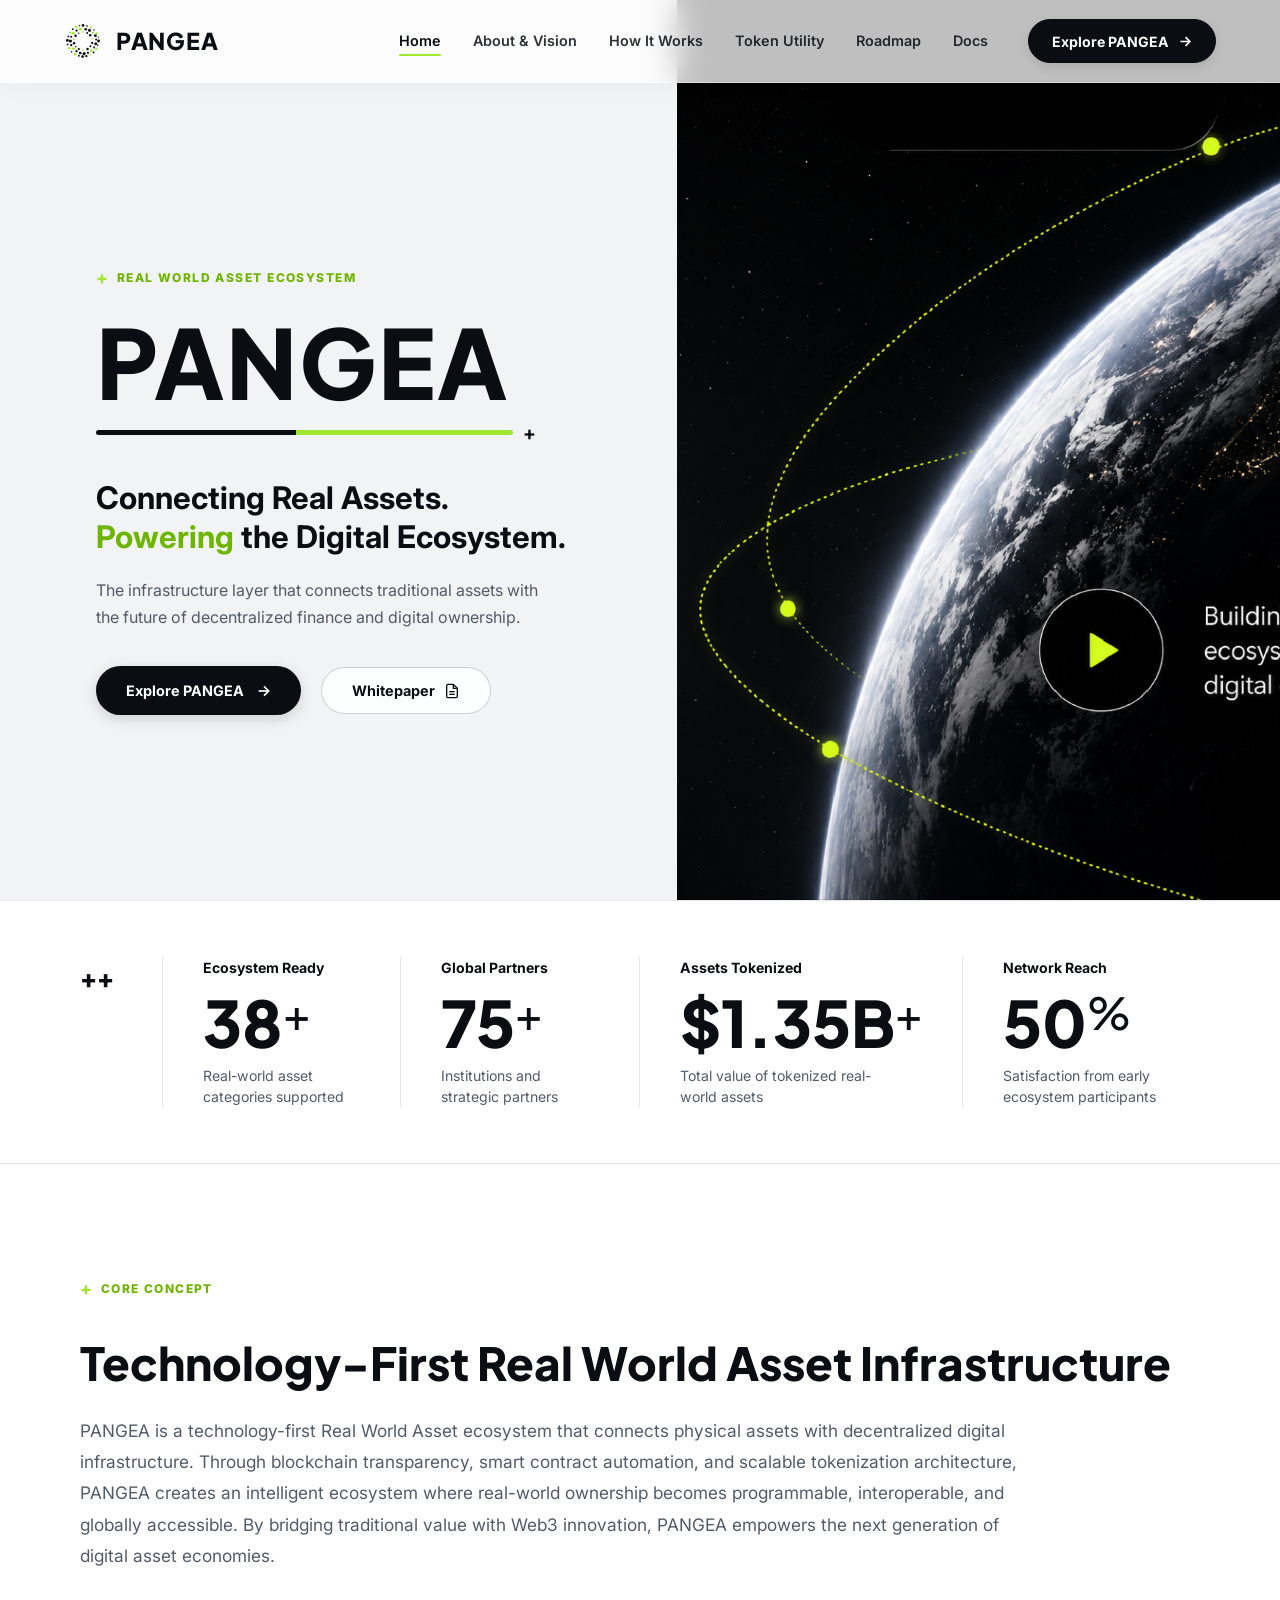
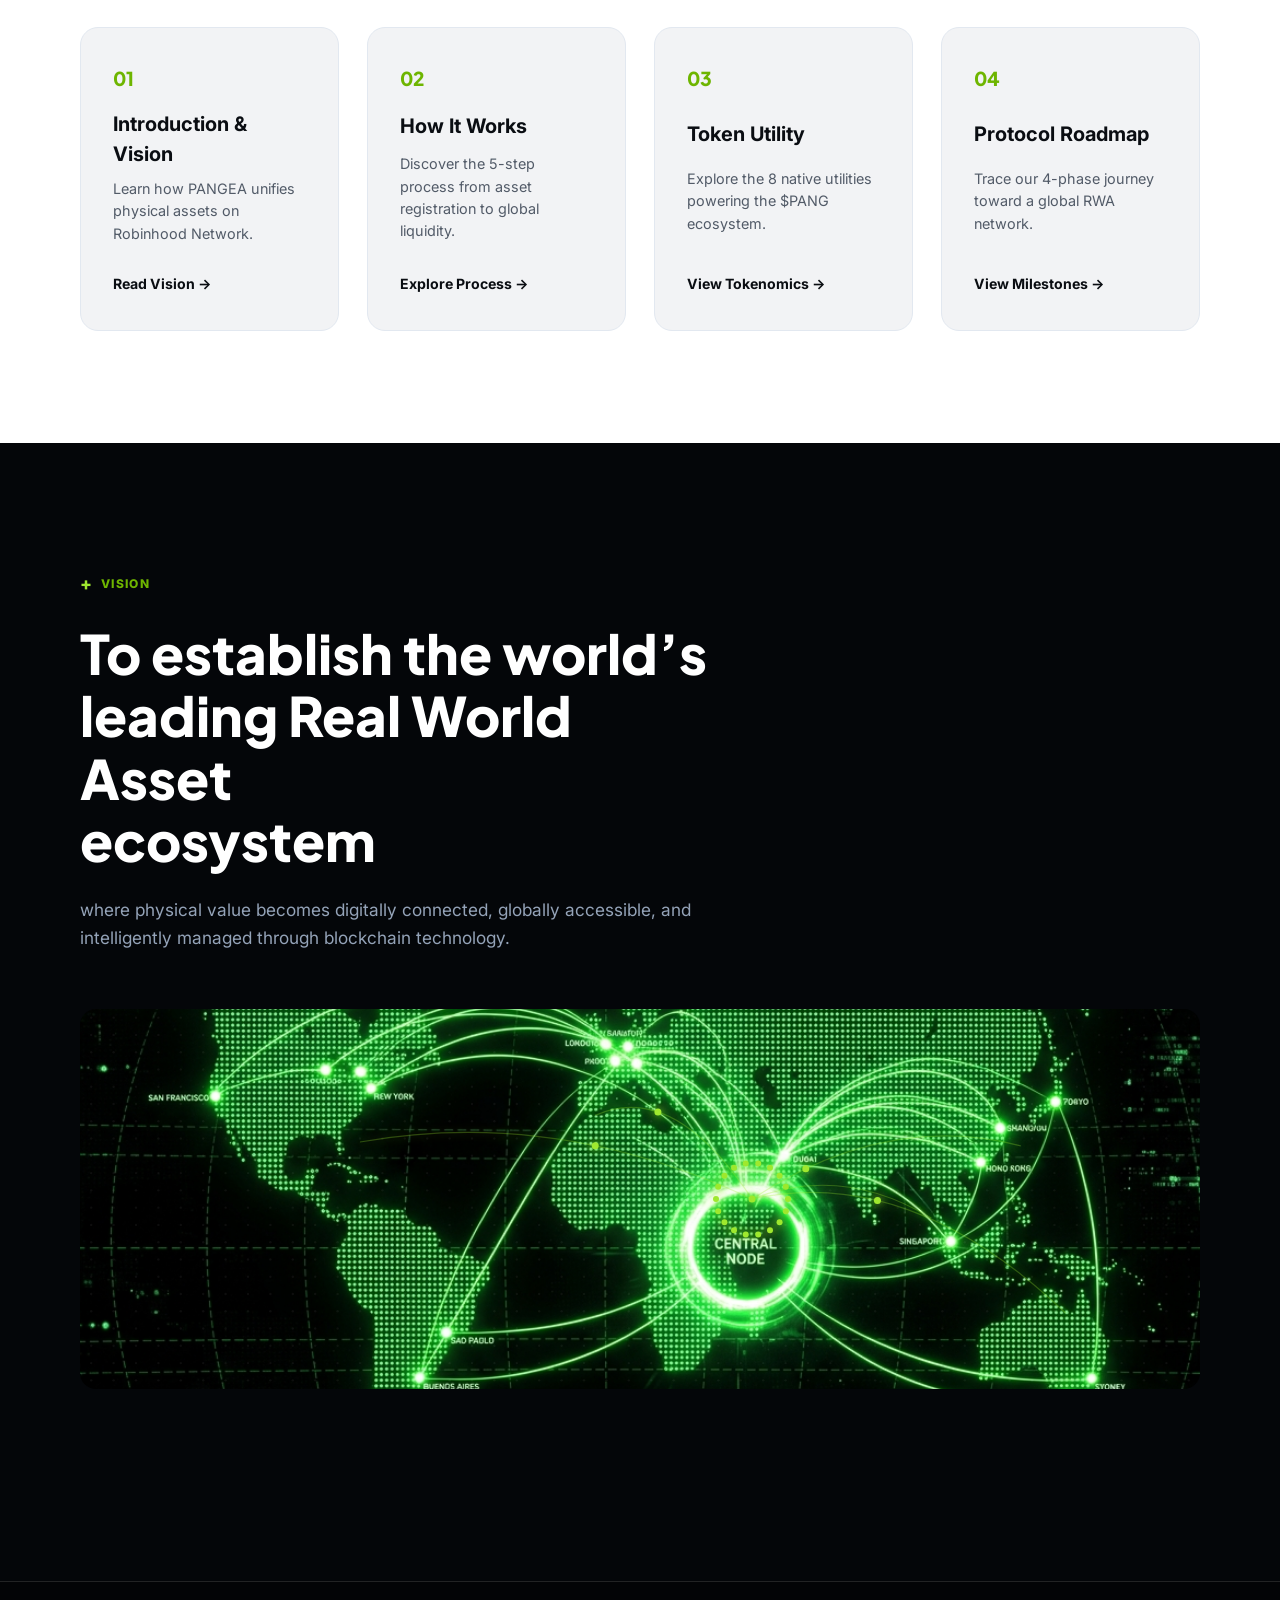
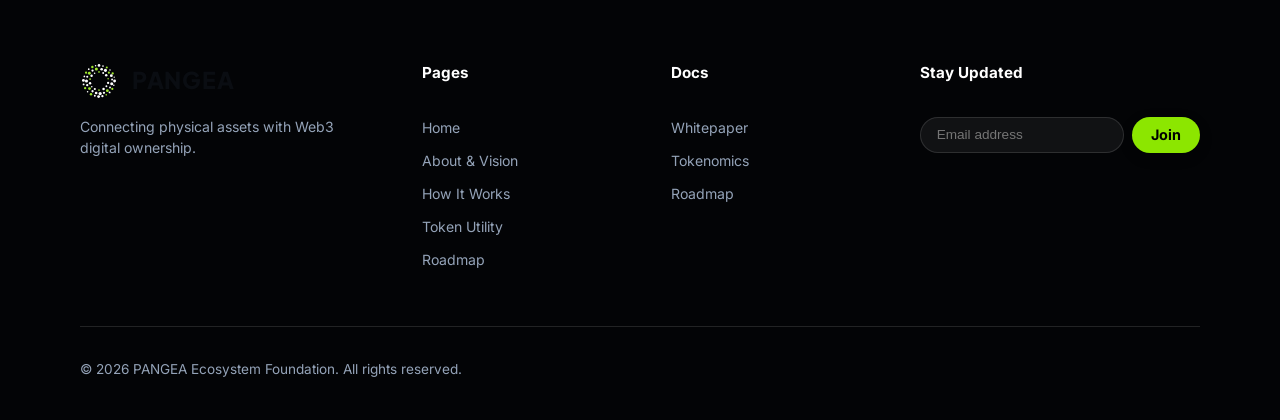
<file: index.html>
<!DOCTYPE html>
<html lang="en">

<head>
  <meta charset="UTF-8">
  <meta name="viewport" content="width=device-width, initial-scale=1.0">
  <meta name="virtual-protocol-site-verification" content="3fbc2631afdb8aaff0e9fa55f03fe8a4" />
  <title>PANGEA | Real World Asset Ecosystem</title>
  <meta name="description"
    content="PANGEA - Connecting Real Assets. Powering the Digital Ecosystem. The infrastructure layer that connects traditional assets with decentralized finance.">

  <link rel="icon" type="image/svg+xml" href="favicon.svg">
  <link rel="icon" type="image/png" href="favicon.png">
  <link rel="shortcut icon" href="favicon.ico">
  <link rel="apple-touch-icon" href="apple-touch-icon.png">
  <link rel="preconnect" href="https://fonts.googleapis.com">
  <link rel="preconnect" href="https://fonts.gstatic.com" crossorigin>
  <link
    href="https://fonts.googleapis.com/css2?family=Inter:wght@300;400;500;600;700;800&family=Plus+Jakarta+Sans:wght@400;500;600;700;800&family=Space+Grotesk:wght@500;700&display=swap"
    rel="stylesheet">
  <link rel="stylesheet" href="style.css">
</head>

<body>

  <!-- Navigation Bar -->
  <nav class="navbar" id="navbar">
    <div class="nav-container">
      <a href="index.html" class="nav-brand">
        <div class="brand-logo-icon">
          <img src="logo.svg" alt="PANGEA Logo" class="brand-logo-img" width="38" height="38">
        </div>
        <span class="brand-text">PANGEA</span>
      </a>

      <div class="nav-right-wrap">
        <div class="nav-menu" id="navMenu">
          <a href="index.html" class="nav-link active">Home</a>
          <a href="about.html" class="nav-link">About & Vision</a>
          <a href="how-it-works.html" class="nav-link">How It Works</a>
          <a href="token.html" class="nav-link">Token Utility</a>
          <a href="roadmap.html" class="nav-link">Roadmap</a>
          <a href="#whitepaper" class="nav-link open-whitepaper-modal">Docs</a>
        </div>

        <a href="how-it-works.html" class="btn-nav-explore">
          <span>Explore PANGEA</span>
          <svg viewBox="0 0 24 24" width="15" height="15" fill="none" stroke="currentColor" stroke-width="2.5">
            <line x1="4" y1="12" x2="18" y2="12"></line>
            <polyline points="12 5 19 12 12 19"></polyline>
          </svg>
        </a>

        <button class="mobile-toggle" id="mobileToggle" aria-label="Toggle Navigation">
          <span></span><span></span><span></span>
        </button>
      </div>
    </div>
  </nav>

  <!-- Hero Section -->
  <section class="hero-section" id="hero">
    <div class="hero-left">
      <div class="hero-content">
        <div class="badge-tag">
          <span class="plus-icon">+</span>
          <span class="badge-text">REAL WORLD ASSET ECOSYSTEM</span>
        </div>

        <h1 class="hero-title">PANGEA</h1>

        <div class="title-bar-container">
          <div class="title-bar-track">
            <div class="title-bar-black"></div>
            <div class="title-bar-green"></div>
          </div>
          <span class="title-bar-plus">+</span>
        </div>

        <h2 class="hero-subtitle">
          Connecting Real Assets.<br>
          <span class="highlight-green">Powering</span> the Digital Ecosystem.
        </h2>

        <p class="hero-description">
          The infrastructure layer that connects traditional assets with the future of decentralized finance and digital
          ownership.
        </p>

        <div class="hero-cta-group">
          <a href="how-it-works.html" class="btn-hero-dark">
            <span>Explore PANGEA</span>
            <svg viewBox="0 0 24 24" width="16" height="16" fill="none" stroke="currentColor" stroke-width="2.5">
              <line x1="4" y1="12" x2="18" y2="12"></line>
              <polyline points="12 5 19 12 12 19"></polyline>
            </svg>
          </a>
          <button class="btn-hero-whitepaper open-whitepaper-modal">
            <span>Whitepaper</span>
            <svg viewBox="0 0 24 24" width="16" height="16" fill="none" stroke="currentColor" stroke-width="2">
              <path d="M14 2H6a2 2 0 0 0-2 2v16a2 2 0 0 0 2 2h12a2 2 0 0 0 2-2V8z"></path>
              <polyline points="14 2 14 8 20 8"></polyline>
              <line x1="16" y1="13" x2="8" y2="13"></line>
              <line x1="16" y1="17" x2="8" y2="17"></line>
            </svg>
          </button>
        </div>
      </div>
    </div>

    <div class="hero-right">
      <img src="hero-globe.png" alt="PANGEA Earth Globe" class="hero-globe-img">
    </div>
  </section>

  <!-- Metrics / Stats Bar -->
  <section class="stats-section">
    <div class="stats-container">
      <div class="stats-prefix">++</div>
      <div class="stat-col">
        <div class="stat-header">Ecosystem Ready</div>
        <div class="stat-number"><span class="counter" data-target="75">0</span><span class="stat-plus">+</span></div>
        <div class="stat-sub">Real-world asset categories supported</div>
      </div>
      <div class="stat-col">
        <div class="stat-header">Global Partners</div>
        <div class="stat-number"><span class="counter" data-target="150">0</span><span class="stat-plus">+</span></div>
        <div class="stat-sub">Institutions and strategic partners</div>
      </div>
      <div class="stat-col">
        <div class="stat-header">Assets Tokenized</div>
        <div class="stat-number">$<span class="counter-decimal" data-target="2.48">0.00</span>B<span
            class="stat-plus">+</span></div>
        <div class="stat-sub">Total value of tokenized real-world assets</div>
      </div>
      <div class="stat-col">
        <div class="stat-header">Network Reach</div>
        <div class="stat-number"><span class="counter" data-target="98">0</span><span class="stat-percent">%</span>
        </div>
        <div class="stat-sub">Satisfaction from early ecosystem participants</div>
      </div>
    </div>
  </section>

  <!-- Core Concept Section -->
  <section class="core-concept-section">
    <div class="core-container">
      <div class="badge-tag">
        <span class="plus-icon">+</span>
        <span class="badge-text">CORE CONCEPT</span>
      </div>
      <h2 class="core-heading">Technology-First Real World Asset Infrastructure</h2>
      <p class="core-paragraph">
        PANGEA is a technology-first Real World Asset ecosystem that connects physical assets with decentralized digital
        infrastructure. Through blockchain transparency, smart contract automation, and scalable tokenization
        architecture, PANGEA creates an intelligent ecosystem where real-world ownership becomes programmable,
        interoperable, and globally accessible. By bridging traditional value with Web3 innovation, PANGEA empowers the
        next generation of digital asset economies.
      </p>

      <div class="core-cards-grid">
        <a href="about.html" class="core-card">
          <div class="c-card-num">01</div>
          <h3>Introduction & Vision</h3>
          <p>Learn how PANGEA unifies physical assets on Robinhood Network.</p>
          <span class="c-card-link">Read Vision &rarr;</span>
        </a>

        <a href="how-it-works.html" class="core-card">
          <div class="c-card-num">02</div>
          <h3>How It Works</h3>
          <p>Discover the 5-step process from asset registration to global liquidity.</p>
          <span class="c-card-link">Explore Process &rarr;</span>
        </a>

        <a href="token.html" class="core-card">
          <div class="c-card-num">03</div>
          <h3>Token Utility</h3>
          <p>Explore the 8 native utilities powering the $PANG ecosystem.</p>
          <span class="c-card-link">View Tokenomics &rarr;</span>
        </a>

        <a href="roadmap.html" class="core-card">
          <div class="c-card-num">04</div>
          <h3>Protocol Roadmap</h3>
          <p>Trace our 4-phase journey toward a global RWA network.</p>
          <span class="c-card-link">View Milestones &rarr;</span>
        </a>
      </div>
    </div>
  </section>

  <!-- Vision / Global Network Section -->
  <section class="vision-section" id="vision">
    <div class="vision-container">
      <div class="vision-top">
        <div class="badge-tag">
          <span class="plus-icon">+</span>
          <span class="badge-text">VISION</span>
        </div>
        <h2 class="vision-title">
          To establish the world’s<br>
          leading Real World Asset<br>
          ecosystem
        </h2>
        <p class="vision-subtitle">
          where physical value becomes digitally connected, globally accessible, and intelligently managed through
          blockchain technology.
        </p>
      </div>

      <div class="vision-map-container">
        <img src="world-map.png" alt="PANGEA Global Network Map" class="vision-map-img">
        <canvas id="worldMapCanvas"></canvas>
      </div>
    </div>
  </section>

  <!-- Footer -->
  <footer class="footer">
    <div class="footer-container">
      <div class="footer-grid">
        <div>
          <div class="nav-brand">
            <img src="logo-white.svg" alt="PANGEA Logo White" class="brand-logo-img" width="34" height="34">
            <span class="brand-text white-txt">PANGEA</span>
          </div>
          <p class="f-about">Connecting physical assets with Web3 digital ownership.</p>
        </div>
        <div class="f-col">
          <h4>Pages</h4>
          <a href="index.html">Home</a>
          <a href="about.html">About & Vision</a>
          <a href="how-it-works.html">How It Works</a>
          <a href="token.html">Token Utility</a>
          <a href="roadmap.html">Roadmap</a>
        </div>
        <div class="f-col">
          <h4>Docs</h4>
          <a href="#" class="open-whitepaper-modal">Whitepaper</a>
          <a href="token.html">Tokenomics</a>
          <a href="roadmap.html">Roadmap</a>
        </div>
        <div class="f-col">
          <h4>Stay Updated</h4>
          <form id="newsletterForm" class="n-form">
            <input type="email" placeholder="Email address" required class="n-input">
            <button type="submit" class="btn-hero-dark"
              style="padding:0.6rem 1.2rem; background:#8CE600; color:#000;">Join</button>
          </form>
        </div>
      </div>
      <div class="f-bottom">
        <p>&copy; 2026 PANGEA Ecosystem Foundation. All rights reserved.</p>
      </div>
    </div>
  </footer>

  <!-- Whitepaper Modal -->
  <div class="modal-overlay" id="whitepaperModal">
    <div class="modal-card">
      <div class="m-head">
        <h3>PANGEA Architecture Whitepaper v2.4</h3>
        <button class="m-close" id="closeWhitepaperModal">&times;</button>
      </div>
      <div class="m-body">
        <h4>1. Abstract & Vision</h4>
        <p>PANGEA is designed to unify traditional illiquid physical assets into a high-throughput, legally compliant
          digital asset standard. By abstracting smart contract complexity behind intuitive institutional APIs, PANGEA
          unlocks billions in global collateral.</p>
      </div>
      <div class="m-foot">
        <button class="btn-hero-dark" id="downloadPdfBtn">Download PDF</button>
        <button class="btn-hero-whitepaper" id="closeWpBtn">Close</button>
      </div>
    </div>
  </div>

  <div class="toast-container" id="toastContainer"></div>
  <script src="app.js"></script>
</body>

</html>
</file>
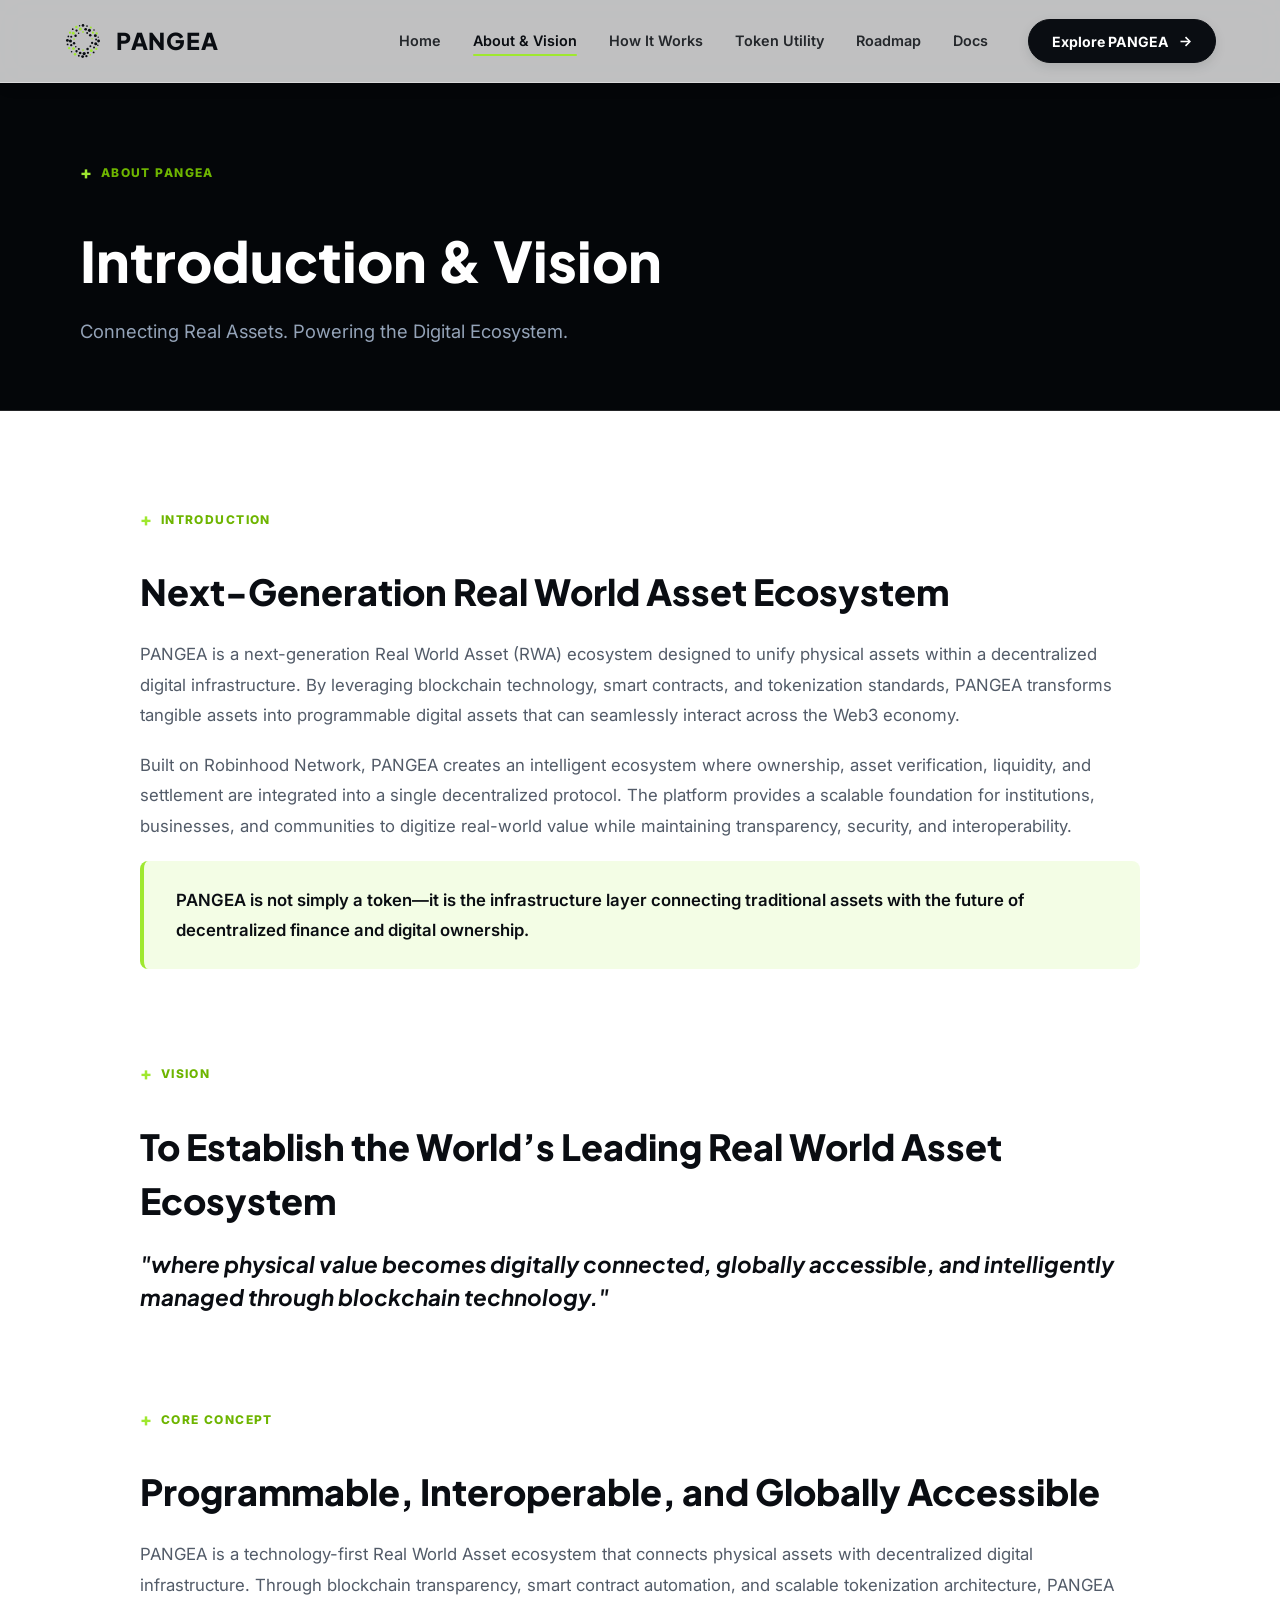
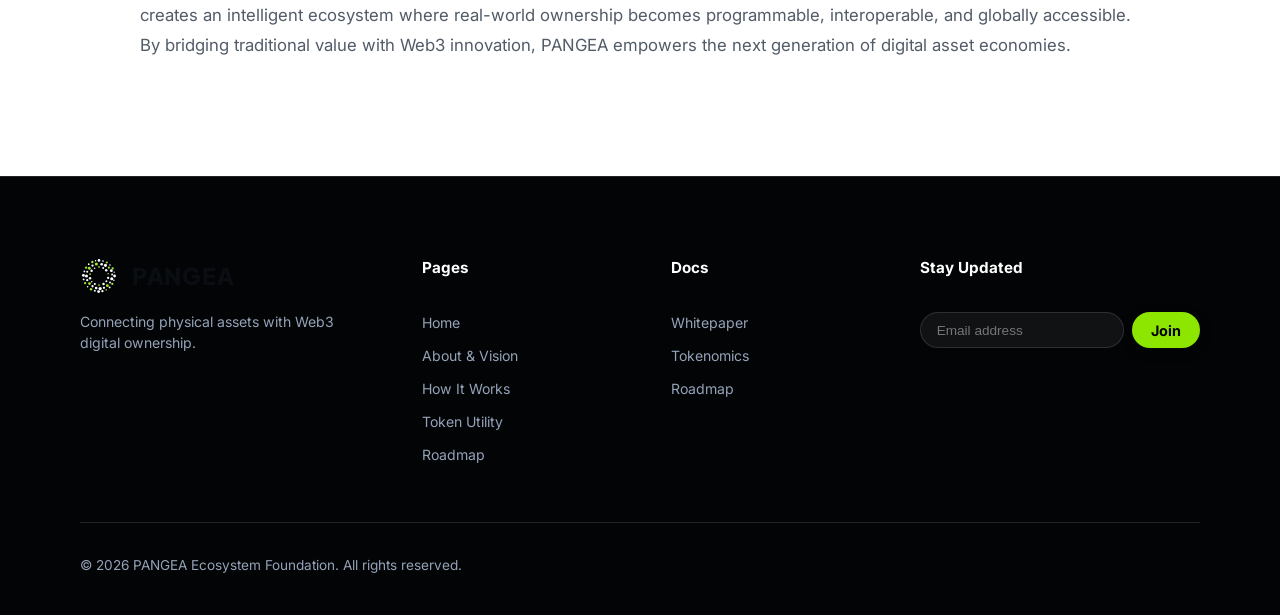
<file: about.html>
<!DOCTYPE html>
<html lang="en">
<head>
  <meta charset="UTF-8">
  <meta name="viewport" content="width=device-width, initial-scale=1.0">
  <title>About & Vision | PANGEA Real World Asset Ecosystem</title>
  <meta name="description" content="Learn about PANGEA - The infrastructure layer connecting traditional assets with the future of decentralized finance and digital ownership.">
  <link rel="icon" type="image/svg+xml" href="favicon.svg">
  <link rel="icon" type="image/png" href="favicon.png">
  <link rel="shortcut icon" href="favicon.ico">
  <link rel="apple-touch-icon" href="apple-touch-icon.png">
  <link rel="preconnect" href="https://fonts.googleapis.com">
  <link rel="preconnect" href="https://fonts.gstatic.com" crossorigin>
  <link href="https://fonts.googleapis.com/css2?family=Inter:wght@300;400;500;600;700;800&family=Plus+Jakarta+Sans:wght@400;500;600;700;800&family=Space+Grotesk:wght@500;700&display=swap" rel="stylesheet">
  <link rel="stylesheet" href="style.css">
</head>
<body>

  <!-- Navigation Bar -->
  <nav class="navbar" id="navbar">
    <div class="nav-container">
      <a href="index.html" class="nav-brand">
        <div class="brand-logo-icon">
          <img src="logo.svg" alt="PANGEA Logo" class="brand-logo-img" width="38" height="38">
        </div>
        <span class="brand-text">PANGEA</span>
      </a>

      <div class="nav-right-wrap">
        <div class="nav-menu" id="navMenu">
          <a href="index.html" class="nav-link">Home</a>
          <a href="about.html" class="nav-link active">About & Vision</a>
          <a href="how-it-works.html" class="nav-link">How It Works</a>
          <a href="token.html" class="nav-link">Token Utility</a>
          <a href="roadmap.html" class="nav-link">Roadmap</a>
          <a href="#whitepaper" class="nav-link open-whitepaper-modal">Docs</a>
        </div>

        <a href="how-it-works.html" class="btn-nav-explore">
          <span>Explore PANGEA</span>
          <svg viewBox="0 0 24 24" width="15" height="15" fill="none" stroke="currentColor" stroke-width="2.5">
            <line x1="4" y1="12" x2="18" y2="12"></line>
            <polyline points="12 5 19 12 12 19"></polyline>
          </svg>
        </a>

        <button class="mobile-toggle" id="mobileToggle" aria-label="Toggle Navigation">
          <span></span><span></span><span></span>
        </button>
      </div>
    </div>
  </nav>

  <!-- Page Header Banner -->
  <header class="page-header">
    <div class="header-container">
      <div class="badge-tag">
        <span class="plus-icon">+</span>
        <span class="badge-text">ABOUT PANGEA</span>
      </div>
      <h1 class="page-title">Introduction & Vision</h1>
      <p class="page-subtitle">Connecting Real Assets. Powering the Digital Ecosystem.</p>
    </div>
  </header>

  <!-- Full Narrative Section -->
  <section class="narrative-section">
    <div class="narrative-container">
      
      <div class="narrative-block">
        <div class="badge-tag">
          <span class="plus-icon">+</span>
          <span class="badge-text">INTRODUCTION</span>
        </div>
        <h2 class="n-title">Next-Generation Real World Asset Ecosystem</h2>
        
        <p class="n-text">
          PANGEA is a next-generation Real World Asset (RWA) ecosystem designed to unify physical assets within a decentralized digital infrastructure. By leveraging blockchain technology, smart contracts, and tokenization standards, PANGEA transforms tangible assets into programmable digital assets that can seamlessly interact across the Web3 economy.
        </p>

        <p class="n-text">
          Built on Robinhood Network, PANGEA creates an intelligent ecosystem where ownership, asset verification, liquidity, and settlement are integrated into a single decentralized protocol. The platform provides a scalable foundation for institutions, businesses, and communities to digitize real-world value while maintaining transparency, security, and interoperability.
        </p>

        <p class="n-text highlight-box">
          PANGEA is not simply a token—it is the infrastructure layer connecting traditional assets with the future of decentralized finance and digital ownership.
        </p>
      </div>

      <div class="narrative-block vision-block">
        <div class="badge-tag">
          <span class="plus-icon">+</span>
          <span class="badge-text">VISION</span>
        </div>
        <h2 class="n-title">To Establish the World’s Leading Real World Asset Ecosystem</h2>
        
        <p class="n-text vision-quote">
          "where physical value becomes digitally connected, globally accessible, and intelligently managed through blockchain technology."
        </p>
      </div>

      <div class="narrative-block">
        <div class="badge-tag">
          <span class="plus-icon">+</span>
          <span class="badge-text">CORE CONCEPT</span>
        </div>
        <h2 class="n-title">Programmable, Interoperable, and Globally Accessible</h2>
        <p class="n-text">
          PANGEA is a technology-first Real World Asset ecosystem that connects physical assets with decentralized digital infrastructure. Through blockchain transparency, smart contract automation, and scalable tokenization architecture, PANGEA creates an intelligent ecosystem where real-world ownership becomes programmable, interoperable, and globally accessible. By bridging traditional value with Web3 innovation, PANGEA empowers the next generation of digital asset economies.
        </p>
      </div>

    </div>
  </section>

  <!-- Footer -->
  <footer class="footer">
    <div class="footer-container">
      <div class="footer-grid">
        <div>
          <div class="nav-brand">
            <img src="logo-white.svg" alt="PANGEA Logo White" class="brand-logo-img" width="34" height="34">
            <span class="brand-text white-txt">PANGEA</span>
          </div>
          <p class="f-about">Connecting physical assets with Web3 digital ownership.</p>
        </div>
        <div class="f-col">
          <h4>Pages</h4>
          <a href="index.html">Home</a>
          <a href="about.html">About & Vision</a>
          <a href="how-it-works.html">How It Works</a>
          <a href="token.html">Token Utility</a>
          <a href="roadmap.html">Roadmap</a>
        </div>
        <div class="f-col">
          <h4>Docs</h4>
          <a href="#" class="open-whitepaper-modal">Whitepaper</a>
          <a href="token.html">Tokenomics</a>
          <a href="roadmap.html">Roadmap</a>
        </div>
        <div class="f-col">
          <h4>Stay Updated</h4>
          <form id="newsletterForm" class="n-form">
            <input type="email" placeholder="Email address" required class="n-input">
            <button type="submit" class="btn-hero-dark" style="padding:0.6rem 1.2rem; background:#8CE600; color:#000;">Join</button>
          </form>
        </div>
      </div>
      <div class="f-bottom">
        <p>&copy; 2026 PANGEA Ecosystem Foundation. All rights reserved.</p>
      </div>
    </div>
  </footer>

  <div class="modal-overlay" id="whitepaperModal">
    <div class="modal-card">
      <div class="m-head">
        <h3>PANGEA Architecture Whitepaper v2.4</h3>
        <button class="m-close" id="closeWhitepaperModal">&times;</button>
      </div>
      <div class="m-body">
        <h4>1. Abstract & Vision</h4>
        <p>PANGEA is designed to unify traditional illiquid physical assets into a high-throughput, legally compliant digital asset standard.</p>
      </div>
      <div class="m-foot">
        <button class="btn-hero-dark" id="downloadPdfBtn">Download PDF</button>
        <button class="btn-hero-whitepaper" id="closeWpBtn">Close</button>
      </div>
    </div>
  </div>

  <div class="toast-container" id="toastContainer"></div>
  <script src="app.js"></script>
</body>
</html>
</file>
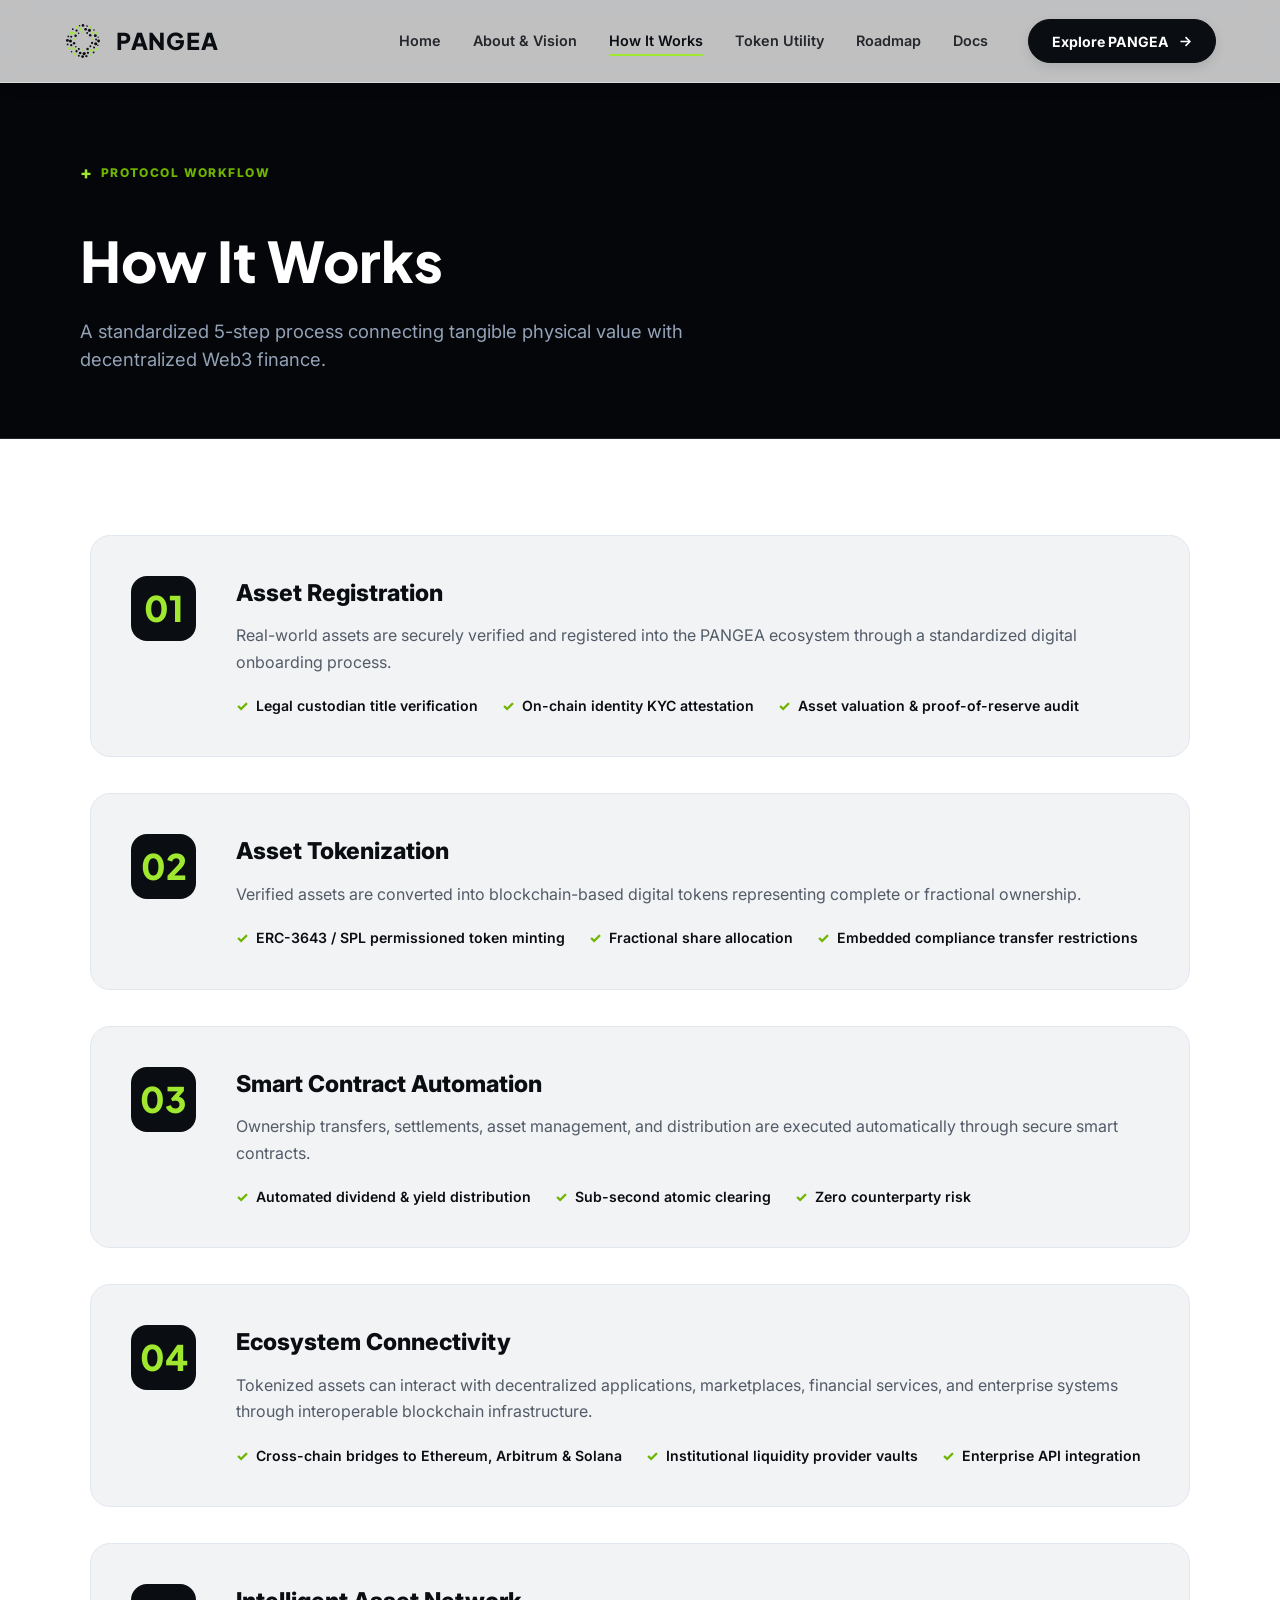
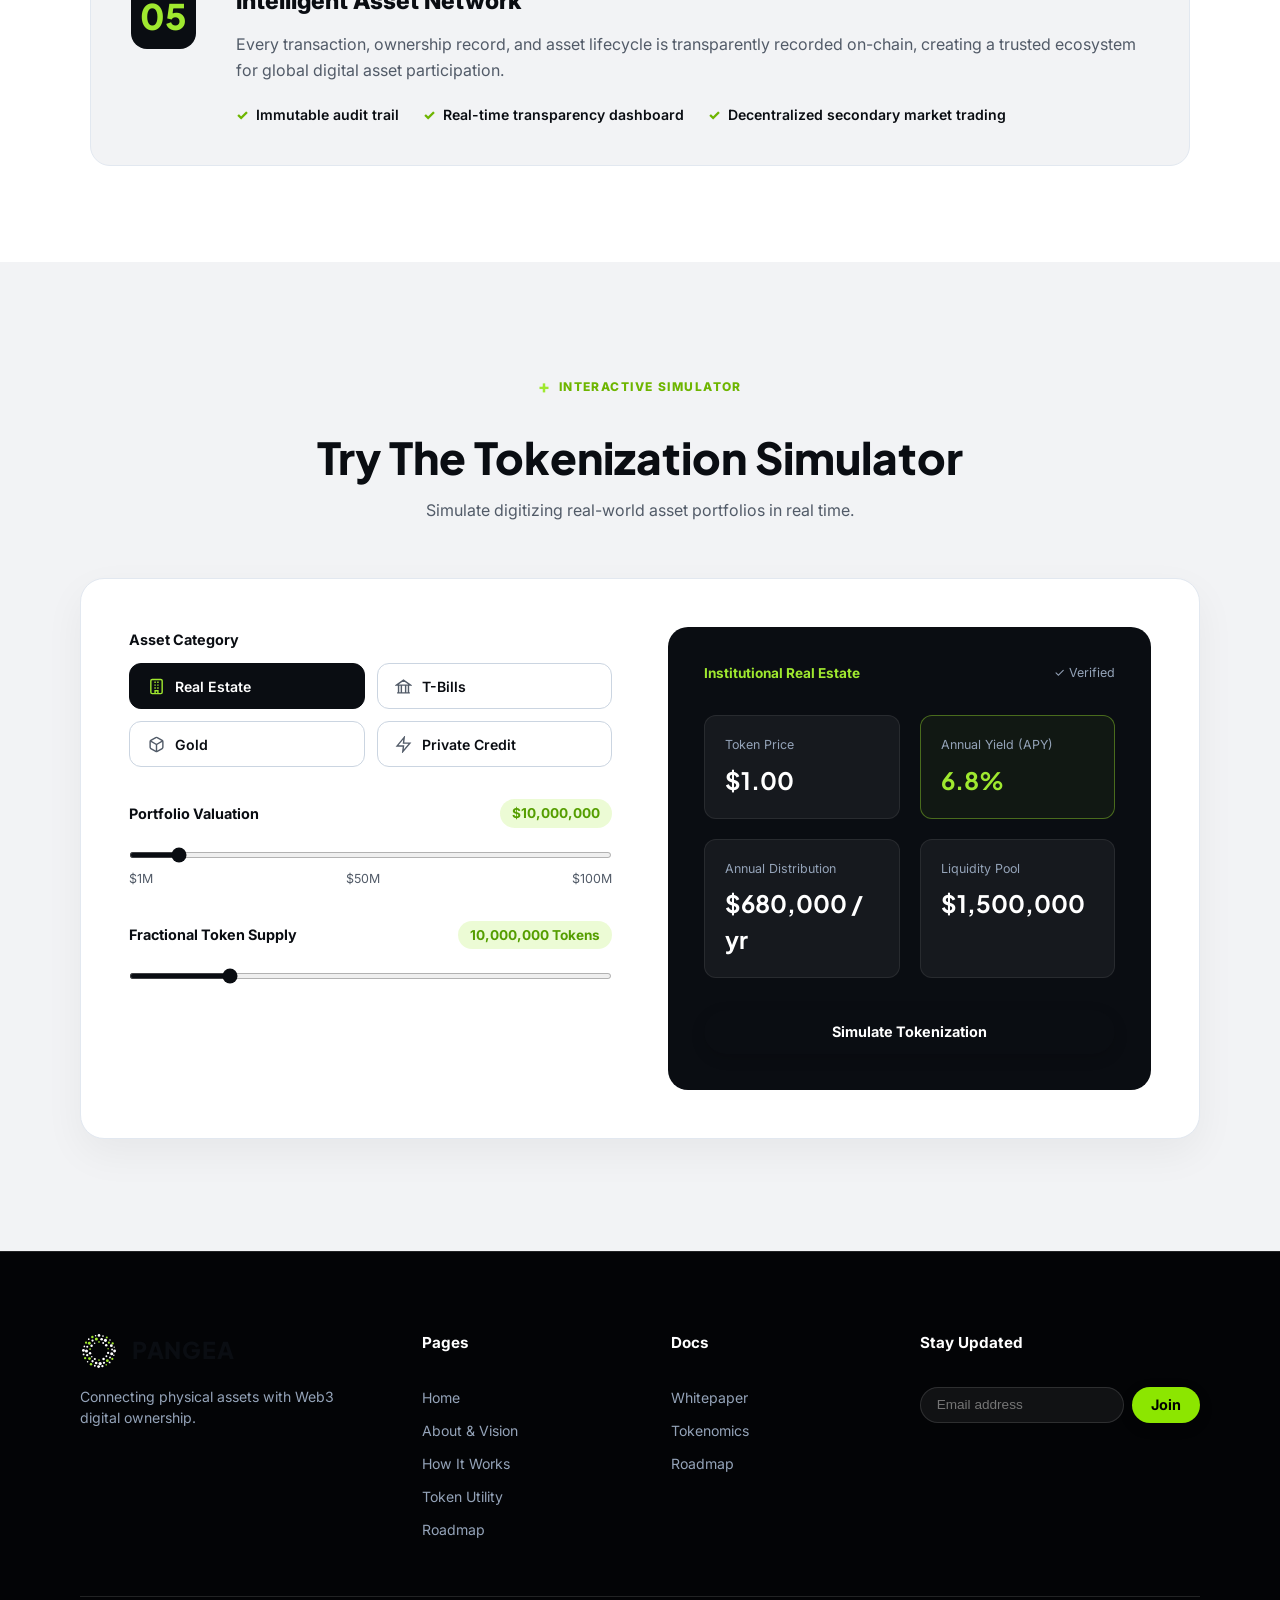
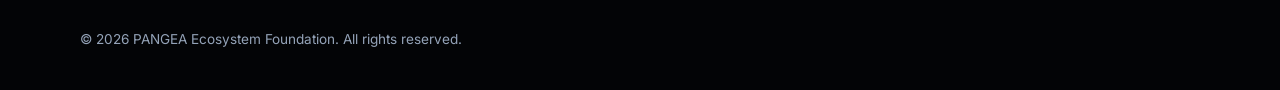
<file: how-it-works.html>
<!DOCTYPE html>
<html lang="en">
<head>
  <meta charset="UTF-8">
  <meta name="viewport" content="width=device-width, initial-scale=1.0">
  <title>How It Works | PANGEA Real World Asset Ecosystem</title>
  <meta name="description" content="Discover how PANGEA converts physical assets into programmable blockchain tokens through a 5-step standardized protocol.">
  <link rel="icon" type="image/svg+xml" href="favicon.svg">
  <link rel="icon" type="image/png" href="favicon.png">
  <link rel="shortcut icon" href="favicon.ico">
  <link rel="apple-touch-icon" href="apple-touch-icon.png">
  <link rel="preconnect" href="https://fonts.googleapis.com">
  <link rel="preconnect" href="https://fonts.gstatic.com" crossorigin>
  <link href="https://fonts.googleapis.com/css2?family=Inter:wght@300;400;500;600;700;800&family=Plus+Jakarta+Sans:wght@400;500;600;700;800&family=Space+Grotesk:wght@500;700&display=swap" rel="stylesheet">
  <link rel="stylesheet" href="style.css">
</head>
<body>

  <!-- Navigation Bar -->
  <nav class="navbar" id="navbar">
    <div class="nav-container">
      <a href="index.html" class="nav-brand">
        <div class="brand-logo-icon">
          <img src="logo.svg" alt="PANGEA Logo" class="brand-logo-img" width="38" height="38">
        </div>
        <span class="brand-text">PANGEA</span>
      </a>

      <div class="nav-right-wrap">
        <div class="nav-menu" id="navMenu">
          <a href="index.html" class="nav-link">Home</a>
          <a href="about.html" class="nav-link">About & Vision</a>
          <a href="how-it-works.html" class="nav-link active">How It Works</a>
          <a href="token.html" class="nav-link">Token Utility</a>
          <a href="roadmap.html" class="nav-link">Roadmap</a>
          <a href="#whitepaper" class="nav-link open-whitepaper-modal">Docs</a>
        </div>

        <a href="how-it-works.html" class="btn-nav-explore">
          <span>Explore PANGEA</span>
          <svg viewBox="0 0 24 24" width="15" height="15" fill="none" stroke="currentColor" stroke-width="2.5">
            <line x1="4" y1="12" x2="18" y2="12"></line>
            <polyline points="12 5 19 12 12 19"></polyline>
          </svg>
        </a>

        <button class="mobile-toggle" id="mobileToggle" aria-label="Toggle Navigation">
          <span></span><span></span><span></span>
        </button>
      </div>
    </div>
  </nav>

  <!-- Page Header Banner -->
  <header class="page-header">
    <div class="header-container">
      <div class="badge-tag">
        <span class="plus-icon">+</span>
        <span class="badge-text">PROTOCOL WORKFLOW</span>
      </div>
      <h1 class="page-title">How It Works</h1>
      <p class="page-subtitle">A standardized 5-step process connecting tangible physical value with decentralized Web3 finance.</p>
    </div>
  </header>

  <!-- 5 Steps Process Section -->
  <section class="steps-section">
    <div class="steps-container">

      <div class="step-card">
        <div class="step-number">01</div>
        <div class="step-info">
          <h3>Asset Registration</h3>
          <p>Real-world assets are securely verified and registered into the PANGEA ecosystem through a standardized digital onboarding process.</p>
          <ul class="step-bullets">
            <li>Legal custodian title verification</li>
            <li>On-chain identity KYC attestation</li>
            <li>Asset valuation & proof-of-reserve audit</li>
          </ul>
        </div>
      </div>

      <div class="step-card">
        <div class="step-number">02</div>
        <div class="step-info">
          <h3>Asset Tokenization</h3>
          <p>Verified assets are converted into blockchain-based digital tokens representing complete or fractional ownership.</p>
          <ul class="step-bullets">
            <li>ERC-3643 / SPL permissioned token minting</li>
            <li>Fractional share allocation</li>
            <li>Embedded compliance transfer restrictions</li>
          </ul>
        </div>
      </div>

      <div class="step-card">
        <div class="step-number">03</div>
        <div class="step-info">
          <h3>Smart Contract Automation</h3>
          <p>Ownership transfers, settlements, asset management, and distribution are executed automatically through secure smart contracts.</p>
          <ul class="step-bullets">
            <li>Automated dividend & yield distribution</li>
            <li>Sub-second atomic clearing</li>
            <li>Zero counterparty risk</li>
          </ul>
        </div>
      </div>

      <div class="step-card">
        <div class="step-number">04</div>
        <div class="step-info">
          <h3>Ecosystem Connectivity</h3>
          <p>Tokenized assets can interact with decentralized applications, marketplaces, financial services, and enterprise systems through interoperable blockchain infrastructure.</p>
          <ul class="step-bullets">
            <li>Cross-chain bridges to Ethereum, Arbitrum & Solana</li>
            <li>Institutional liquidity provider vaults</li>
            <li>Enterprise API integration</li>
          </ul>
        </div>
      </div>

      <div class="step-card">
        <div class="step-number">05</div>
        <div class="step-info">
          <h3>Intelligent Asset Network</h3>
          <p>Every transaction, ownership record, and asset lifecycle is transparently recorded on-chain, creating a trusted ecosystem for global digital asset participation.</p>
          <ul class="step-bullets">
            <li>Immutable audit trail</li>
            <li>Real-time transparency dashboard</li>
            <li>Decentralized secondary market trading</li>
          </ul>
        </div>
      </div>

    </div>
  </section>

  <!-- Interactive Tokenization Simulator App -->
  <section class="simulator-section" id="simulator">
    <div class="simulator-container">
      <div class="section-center-head">
        <div class="badge-tag">
          <span class="plus-icon">+</span>
          <span class="badge-text">INTERACTIVE SIMULATOR</span>
        </div>
        <h2 class="sim-title">Try The Tokenization Simulator</h2>
        <p class="sim-sub">Simulate digitizing real-world asset portfolios in real time.</p>
      </div>

      <div class="sim-card">
        <div class="sim-grid">
          
          <div class="sim-left-panel">
            <div class="sim-group">
              <label class="sim-label">Asset Category</label>
              <div class="asset-btn-grid">
                <button class="asset-btn active" data-asset="realestate" data-yield="6.8" data-class="Institutional Real Estate">
                  <svg viewBox="0 0 24 24" width="17" height="17" fill="none" stroke="currentColor" stroke-width="2" class="asset-icon">
                    <rect x="4" y="2" width="16" height="20" rx="2"></rect>
                    <path d="M9 6h2M13 6h2M9 10h2M13 10h2M9 14h2M13 14h2M10 22v-4h4v4"></path>
                  </svg>
                  <span>Real Estate</span>
                </button>
                <button class="asset-btn" data-asset="tbills" data-yield="5.2" data-class="US Treasury Bills">
                  <svg viewBox="0 0 24 24" width="17" height="17" fill="none" stroke="currentColor" stroke-width="2" class="asset-icon">
                    <path d="M3 21h18M3 10h18M5 10v11M9 10v11M15 10v11M19 10v11M12 3L2 10h20L12 3z"></path>
                  </svg>
                  <span>T-Bills</span>
                </button>
                <button class="asset-btn" data-asset="gold" data-yield="4.1" data-class="Physical Gold & Commodities">
                  <svg viewBox="0 0 24 24" width="17" height="17" fill="none" stroke="currentColor" stroke-width="2" class="asset-icon">
                    <path d="M21 16V8a2 2 0 0 0-1-1.73l-7-4a2 2 0 0 0-2 0l-7 4A2 2 0 0 0 3 8v8a2 2 0 0 0 1 1.73l7 4a2 2 0 0 0 2 0l7-4A2 2 0 0 0 21 16z"></path>
                    <polyline points="3.27 6.96 12 12.01 20.73 6.96"></polyline>
                    <line x1="12" y1="22.08" x2="12" y2="12"></line>
                  </svg>
                  <span>Gold</span>
                </button>
                <button class="asset-btn" data-asset="equity" data-yield="8.5" data-class="Private Credit">
                  <svg viewBox="0 0 24 24" width="17" height="17" fill="none" stroke="currentColor" stroke-width="2" class="asset-icon">
                    <polygon points="13 2 3 14 12 14 11 22 21 10 12 10 13 2"></polygon>
                  </svg>
                  <span>Private Credit</span>
                </button>
              </div>
            </div>

            <div class="sim-group">
              <div class="sim-label-row">
                <label class="sim-label">Portfolio Valuation</label>
                <span class="sim-val-pill" id="assetValuationDisplay">$10,000,000</span>
              </div>
              <input type="range" class="sim-slider" id="valuationRange" min="1000000" max="100000000" step="1000000" value="10000000">
              <div class="slider-ticks">
                <span>$1M</span>
                <span>$50M</span>
                <span>$100M</span>
              </div>
            </div>

            <div class="sim-group">
              <div class="sim-label-row">
                <label class="sim-label">Fractional Token Supply</label>
                <span class="sim-val-pill" id="tokenSupplyDisplay">10,000,000 Tokens</span>
              </div>
              <input type="range" class="sim-slider" id="tokenSupplyRange" min="100000" max="50000000" step="100000" value="10000000">
            </div>
          </div>

          <div class="sim-right-panel">
            <div class="res-top">
              <span class="res-asset-tag" id="selectedAssetClass">Institutional Real Estate</span>
              <span class="res-ver-tag">✓ Verified</span>
            </div>

            <div class="res-grid">
              <div class="res-card">
                <span class="r-lbl">Token Price</span>
                <span class="r-val" id="unitPriceDisplay">$1.00</span>
              </div>

              <div class="res-card res-highlight">
                <span class="r-lbl">Annual Yield (APY)</span>
                <span class="r-val green-txt" id="yieldDisplay">6.8%</span>
              </div>

              <div class="res-card">
                <span class="r-lbl">Annual Distribution</span>
                <span class="r-val" id="annualRevenueDisplay">$680,000 / yr</span>
              </div>

              <div class="res-card">
                <span class="r-lbl">Liquidity Pool</span>
                <span class="r-val" id="liquidityDepthDisplay">$1,500,000</span>
              </div>
            </div>

            <button class="btn-hero-dark btn-block" id="simulateMintBtn">
              <span>Simulate Tokenization</span>
            </button>
          </div>

        </div>
      </div>
    </div>
  </section>

  <!-- Footer -->
  <footer class="footer">
    <div class="footer-container">
      <div class="footer-grid">
        <div>
          <div class="nav-brand">
            <img src="logo-white.svg" alt="PANGEA Logo White" class="brand-logo-img" width="34" height="34">
            <span class="brand-text white-txt">PANGEA</span>
          </div>
          <p class="f-about">Connecting physical assets with Web3 digital ownership.</p>
        </div>
        <div class="f-col">
          <h4>Pages</h4>
          <a href="index.html">Home</a>
          <a href="about.html">About & Vision</a>
          <a href="how-it-works.html">How It Works</a>
          <a href="token.html">Token Utility</a>
          <a href="roadmap.html">Roadmap</a>
        </div>
        <div class="f-col">
          <h4>Docs</h4>
          <a href="#" class="open-whitepaper-modal">Whitepaper</a>
          <a href="token.html">Tokenomics</a>
          <a href="roadmap.html">Roadmap</a>
        </div>
        <div class="f-col">
          <h4>Stay Updated</h4>
          <form id="newsletterForm" class="n-form">
            <input type="email" placeholder="Email address" required class="n-input">
            <button type="submit" class="btn-hero-dark" style="padding:0.6rem 1.2rem; background:#8CE600; color:#000;">Join</button>
          </form>
        </div>
      </div>
      <div class="f-bottom">
        <p>&copy; 2026 PANGEA Ecosystem Foundation. All rights reserved.</p>
      </div>
    </div>
  </footer>

  <div class="modal-overlay" id="whitepaperModal">
    <div class="modal-card">
      <div class="m-head">
        <h3>PANGEA Architecture Whitepaper v2.4</h3>
        <button class="m-close" id="closeWhitepaperModal">&times;</button>
      </div>
      <div class="m-body">
        <h4>1. Abstract & Vision</h4>
        <p>PANGEA is designed to unify traditional illiquid physical assets into a high-throughput, legally compliant digital asset standard.</p>
      </div>
      <div class="m-foot">
        <button class="btn-hero-dark" id="downloadPdfBtn">Download PDF</button>
        <button class="btn-hero-whitepaper" id="closeWpBtn">Close</button>
      </div>
    </div>
  </div>

  <div class="toast-container" id="toastContainer"></div>
  <script src="app.js"></script>
</body>
</html>
</file>
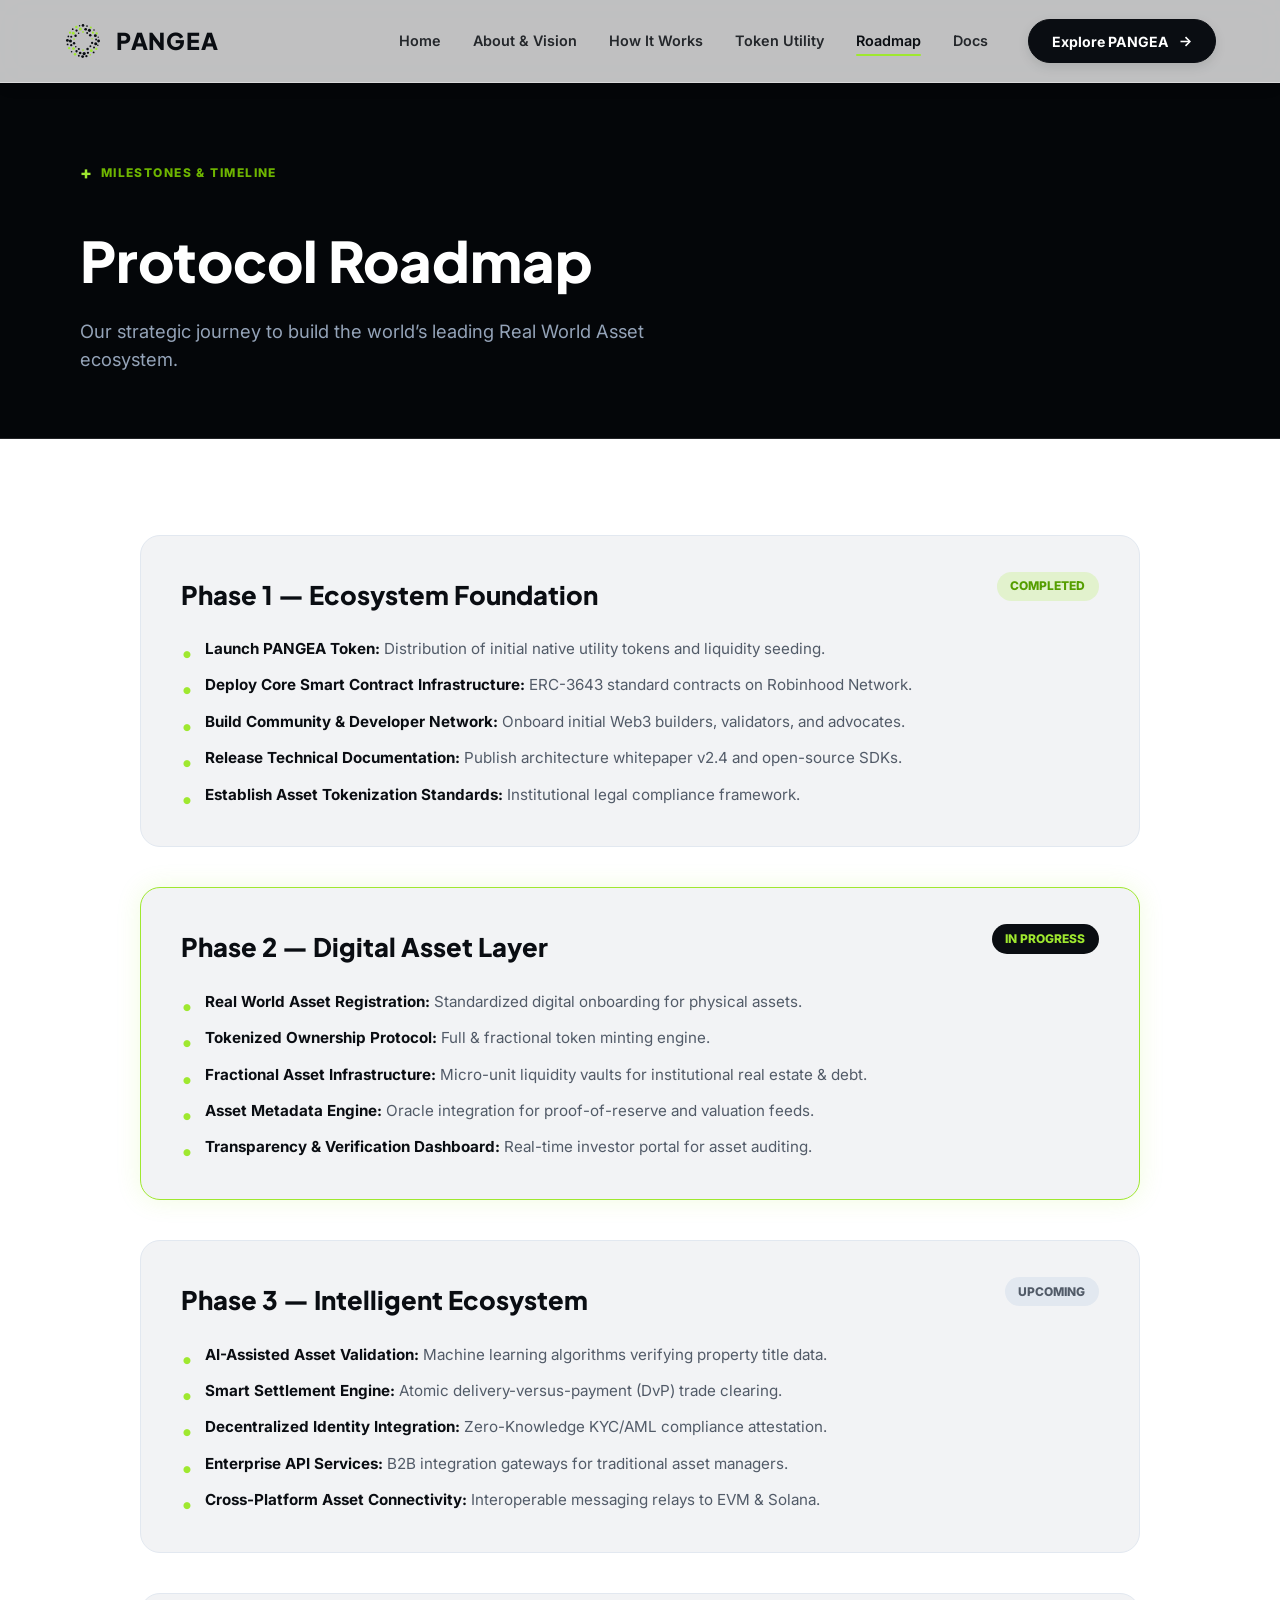
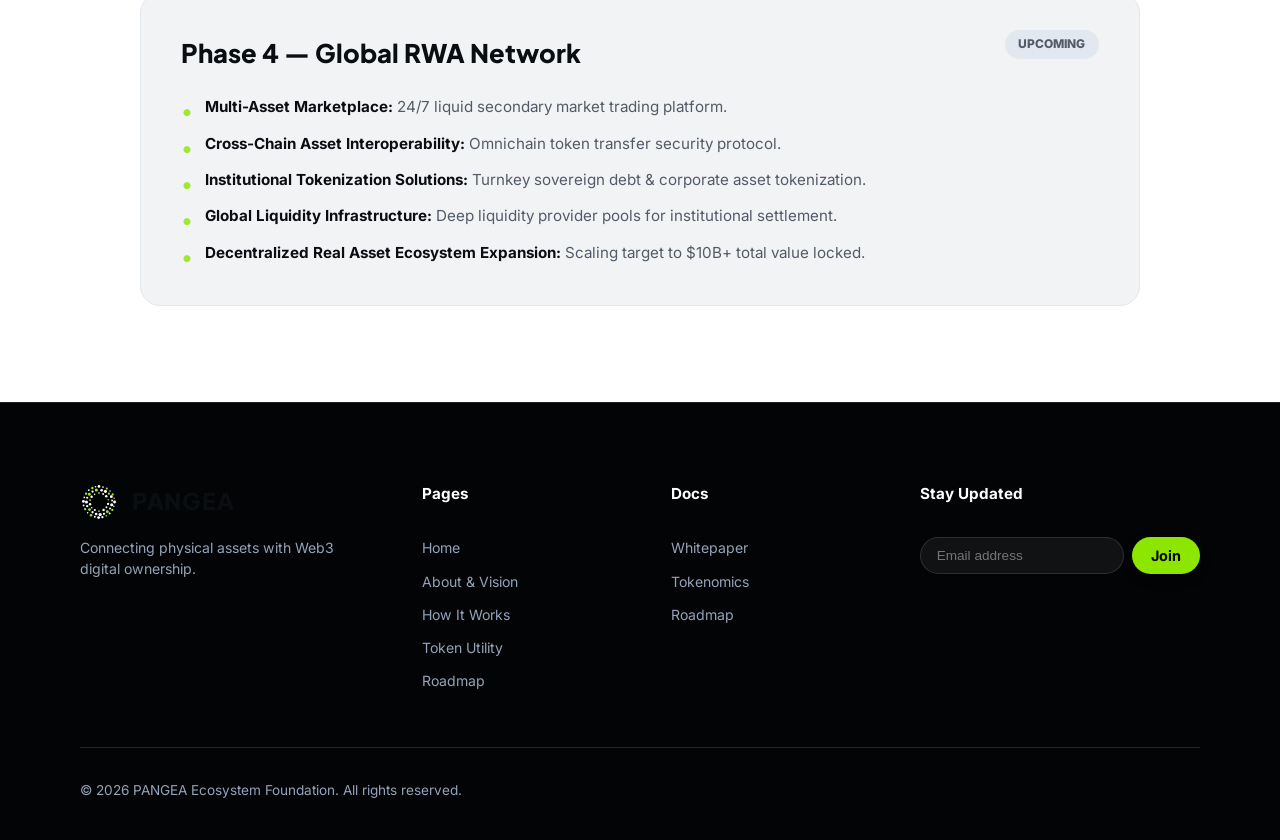
<file: roadmap.html>
<!DOCTYPE html>
<html lang="en">
<head>
  <meta charset="UTF-8">
  <meta name="viewport" content="width=device-width, initial-scale=1.0">
  <title>Roadmap | PANGEA Real World Asset Ecosystem</title>
  <meta name="description" content="Explore the 4-phase protocol roadmap of PANGEA from ecosystem foundation to global RWA network scale.">
  <link rel="icon" type="image/svg+xml" href="favicon.svg">
  <link rel="icon" type="image/png" href="favicon.png">
  <link rel="shortcut icon" href="favicon.ico">
  <link rel="apple-touch-icon" href="apple-touch-icon.png">
  <link rel="preconnect" href="https://fonts.googleapis.com">
  <link rel="preconnect" href="https://fonts.gstatic.com" crossorigin>
  <link href="https://fonts.googleapis.com/css2?family=Inter:wght@300;400;500;600;700;800&family=Plus+Jakarta+Sans:wght@400;500;600;700;800&family=Space+Grotesk:wght@500;700&display=swap" rel="stylesheet">
  <link rel="stylesheet" href="style.css">
</head>
<body>

  <!-- Navigation Bar -->
  <nav class="navbar" id="navbar">
    <div class="nav-container">
      <a href="index.html" class="nav-brand">
        <div class="brand-logo-icon">
          <img src="logo.svg" alt="PANGEA Logo" class="brand-logo-img" width="38" height="38">
        </div>
        <span class="brand-text">PANGEA</span>
      </a>

      <div class="nav-right-wrap">
        <div class="nav-menu" id="navMenu">
          <a href="index.html" class="nav-link">Home</a>
          <a href="about.html" class="nav-link">About & Vision</a>
          <a href="how-it-works.html" class="nav-link">How It Works</a>
          <a href="token.html" class="nav-link">Token Utility</a>
          <a href="roadmap.html" class="nav-link active">Roadmap</a>
          <a href="#whitepaper" class="nav-link open-whitepaper-modal">Docs</a>
        </div>

        <a href="how-it-works.html" class="btn-nav-explore">
          <span>Explore PANGEA</span>
          <svg viewBox="0 0 24 24" width="15" height="15" fill="none" stroke="currentColor" stroke-width="2.5">
            <line x1="4" y1="12" x2="18" y2="12"></line>
            <polyline points="12 5 19 12 12 19"></polyline>
          </svg>
        </a>

        <button class="mobile-toggle" id="mobileToggle" aria-label="Toggle Navigation">
          <span></span><span></span><span></span>
        </button>
      </div>
    </div>
  </nav>

  <!-- Page Header Banner -->
  <header class="page-header">
    <div class="header-container">
      <div class="badge-tag">
        <span class="plus-icon">+</span>
        <span class="badge-text">MILESTONES & TIMELINE</span>
      </div>
      <h1 class="page-title">Protocol Roadmap</h1>
      <p class="page-subtitle">Our strategic journey to build the world’s leading Real World Asset ecosystem.</p>
    </div>
  </header>

  <!-- Roadmap Timeline Section -->
  <section class="roadmap-full-section">
    <div class="roadmap-full-container">

      <!-- Phase 1 -->
      <div class="roadmap-full-card completed-phase">
        <div class="rm-badge-status">COMPLETED</div>
        <div class="rm-header">
          <span class="rm-ph-title">Phase 1 — Ecosystem Foundation</span>
        </div>
        <ul class="rm-bullets">
          <li><strong>Launch PANGEA Token:</strong> Distribution of initial native utility tokens and liquidity seeding.</li>
          <li><strong>Deploy Core Smart Contract Infrastructure:</strong> ERC-3643 standard contracts on Robinhood Network.</li>
          <li><strong>Build Community & Developer Network:</strong> Onboard initial Web3 builders, validators, and advocates.</li>
          <li><strong>Release Technical Documentation:</strong> Publish architecture whitepaper v2.4 and open-source SDKs.</li>
          <li><strong>Establish Asset Tokenization Standards:</strong> Institutional legal compliance framework.</li>
        </ul>
      </div>

      <!-- Phase 2 -->
      <div class="roadmap-full-card active-phase">
        <div class="rm-badge-status active-status">IN PROGRESS</div>
        <div class="rm-header">
          <span class="rm-ph-title">Phase 2 — Digital Asset Layer</span>
        </div>
        <ul class="rm-bullets">
          <li><strong>Real World Asset Registration:</strong> Standardized digital onboarding for physical assets.</li>
          <li><strong>Tokenized Ownership Protocol:</strong> Full & fractional token minting engine.</li>
          <li><strong>Fractional Asset Infrastructure:</strong> Micro-unit liquidity vaults for institutional real estate & debt.</li>
          <li><strong>Asset Metadata Engine:</strong> Oracle integration for proof-of-reserve and valuation feeds.</li>
          <li><strong>Transparency & Verification Dashboard:</strong> Real-time investor portal for asset auditing.</li>
        </ul>
      </div>

      <!-- Phase 3 -->
      <div class="roadmap-full-card">
        <div class="rm-badge-status upcoming-status">UPCOMING</div>
        <div class="rm-header">
          <span class="rm-ph-title">Phase 3 — Intelligent Ecosystem</span>
        </div>
        <ul class="rm-bullets">
          <li><strong>AI-Assisted Asset Validation:</strong> Machine learning algorithms verifying property title data.</li>
          <li><strong>Smart Settlement Engine:</strong> Atomic delivery-versus-payment (DvP) trade clearing.</li>
          <li><strong>Decentralized Identity Integration:</strong> Zero-Knowledge KYC/AML compliance attestation.</li>
          <li><strong>Enterprise API Services:</strong> B2B integration gateways for traditional asset managers.</li>
          <li><strong>Cross-Platform Asset Connectivity:</strong> Interoperable messaging relays to EVM & Solana.</li>
        </ul>
      </div>

      <!-- Phase 4 -->
      <div class="roadmap-full-card">
        <div class="rm-badge-status upcoming-status">UPCOMING</div>
        <div class="rm-header">
          <span class="rm-ph-title">Phase 4 — Global RWA Network</span>
        </div>
        <ul class="rm-bullets">
          <li><strong>Multi-Asset Marketplace:</strong> 24/7 liquid secondary market trading platform.</li>
          <li><strong>Cross-Chain Asset Interoperability:</strong> Omnichain token transfer security protocol.</li>
          <li><strong>Institutional Tokenization Solutions:</strong> Turnkey sovereign debt & corporate asset tokenization.</li>
          <li><strong>Global Liquidity Infrastructure:</strong> Deep liquidity provider pools for institutional settlement.</li>
          <li><strong>Decentralized Real Asset Ecosystem Expansion:</strong> Scaling target to $10B+ total value locked.</li>
        </ul>
      </div>

    </div>
  </section>

  <!-- Footer -->
  <footer class="footer">
    <div class="footer-container">
      <div class="footer-grid">
        <div>
          <div class="nav-brand">
            <img src="logo-white.svg" alt="PANGEA Logo White" class="brand-logo-img" width="34" height="34">
            <span class="brand-text white-txt">PANGEA</span>
          </div>
          <p class="f-about">Connecting physical assets with Web3 digital ownership.</p>
        </div>
        <div class="f-col">
          <h4>Pages</h4>
          <a href="index.html">Home</a>
          <a href="about.html">About & Vision</a>
          <a href="how-it-works.html">How It Works</a>
          <a href="token.html">Token Utility</a>
          <a href="roadmap.html">Roadmap</a>
        </div>
        <div class="f-col">
          <h4>Docs</h4>
          <a href="#" class="open-whitepaper-modal">Whitepaper</a>
          <a href="token.html">Tokenomics</a>
          <a href="roadmap.html">Roadmap</a>
        </div>
        <div class="f-col">
          <h4>Stay Updated</h4>
          <form id="newsletterForm" class="n-form">
            <input type="email" placeholder="Email address" required class="n-input">
            <button type="submit" class="btn-hero-dark" style="padding:0.6rem 1.2rem; background:#8CE600; color:#000;">Join</button>
          </form>
        </div>
      </div>
      <div class="f-bottom">
        <p>&copy; 2026 PANGEA Ecosystem Foundation. All rights reserved.</p>
      </div>
    </div>
  </footer>

  <div class="modal-overlay" id="whitepaperModal">
    <div class="modal-card">
      <div class="m-head">
        <h3>PANGEA Architecture Whitepaper v2.4</h3>
        <button class="m-close" id="closeWhitepaperModal">&times;</button>
      </div>
      <div class="m-body">
        <h4>1. Abstract & Vision</h4>
        <p>PANGEA is designed to unify traditional illiquid physical assets into a high-throughput, legally compliant digital asset standard.</p>
      </div>
      <div class="m-foot">
        <button class="btn-hero-dark" id="downloadPdfBtn">Download PDF</button>
        <button class="btn-hero-whitepaper" id="closeWpBtn">Close</button>
      </div>
    </div>
  </div>

  <div class="toast-container" id="toastContainer"></div>
  <script src="app.js"></script>
</body>
</html>
</file>
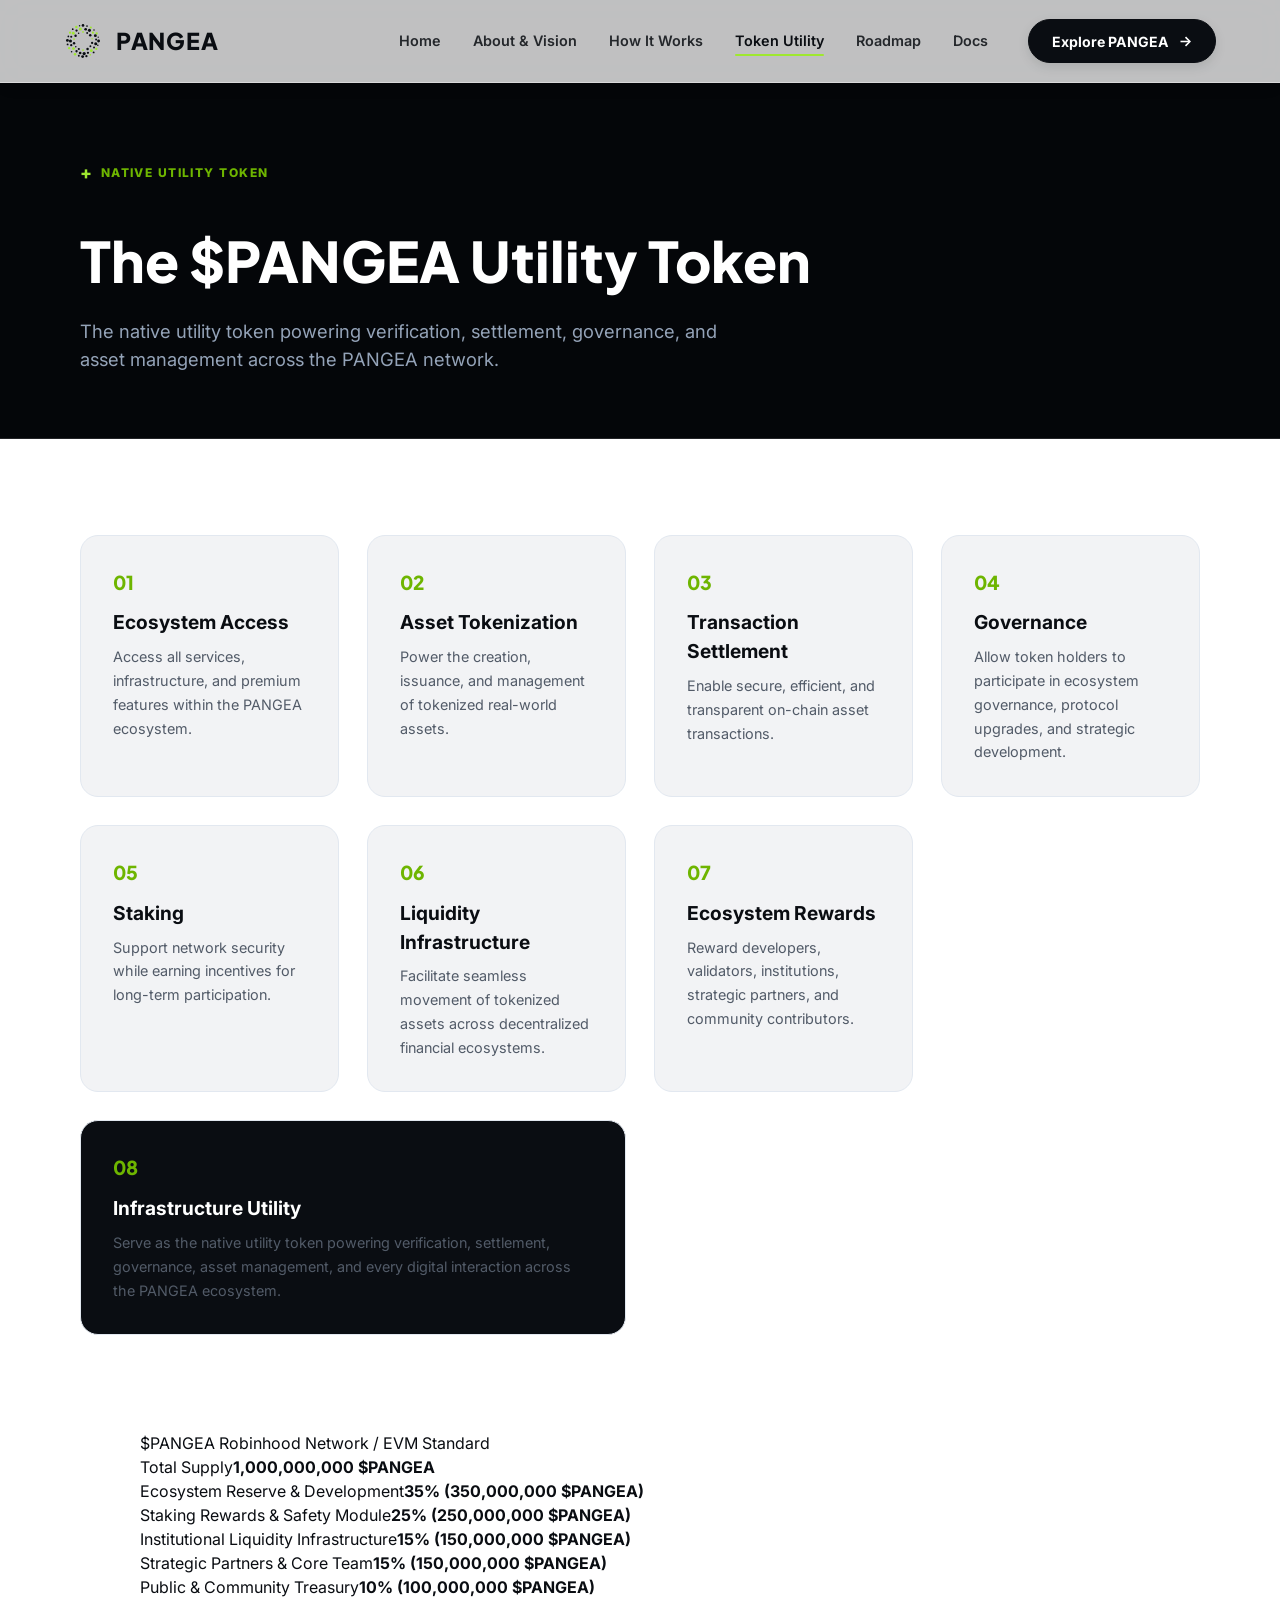
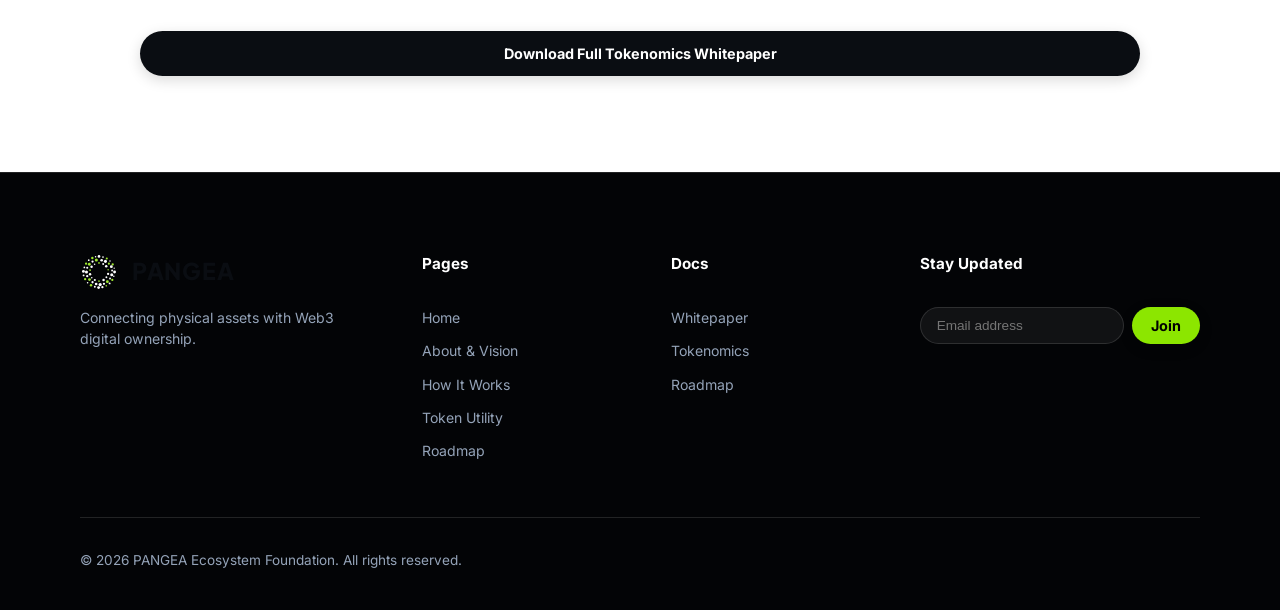
<file: token.html>
<!DOCTYPE html>
<html lang="en">

<head>
  <meta charset="UTF-8">
  <meta name="viewport" content="width=device-width, initial-scale=1.0">
  <title>Token Utility | PANGEA Real World Asset Ecosystem</title>
  <meta name="description"
    content="Explore the 8 native utilities powering $PANG token across verification, settlement, governance, staking, and asset tokenization.">
  <link rel="icon" type="image/svg+xml" href="favicon.svg">
  <link rel="icon" type="image/png" href="favicon.png">
  <link rel="shortcut icon" href="favicon.ico">
  <link rel="apple-touch-icon" href="apple-touch-icon.png">
  <link rel="preconnect" href="https://fonts.googleapis.com">
  <link rel="preconnect" href="https://fonts.gstatic.com" crossorigin>
  <link
    href="https://fonts.googleapis.com/css2?family=Inter:wght@300;400;500;600;700;800&family=Plus+Jakarta+Sans:wght@400;500;600;700;800&family=Space+Grotesk:wght@500;700&display=swap"
    rel="stylesheet">
  <link rel="stylesheet" href="style.css">
</head>

<body>

  <!-- Navigation Bar -->
  <nav class="navbar" id="navbar">
    <div class="nav-container">
      <a href="index.html" class="nav-brand">
        <div class="brand-logo-icon">
          <img src="logo.svg" alt="PANGEA Logo" class="brand-logo-img" width="38" height="38">
        </div>
        <span class="brand-text">PANGEA</span>
      </a>

      <div class="nav-right-wrap">
        <div class="nav-menu" id="navMenu">
          <a href="index.html" class="nav-link">Home</a>
          <a href="about.html" class="nav-link">About & Vision</a>
          <a href="how-it-works.html" class="nav-link">How It Works</a>
          <a href="token.html" class="nav-link active">Token Utility</a>
          <a href="roadmap.html" class="nav-link">Roadmap</a>
          <a href="#whitepaper" class="nav-link open-whitepaper-modal">Docs</a>
        </div>

        <a href="how-it-works.html" class="btn-nav-explore">
          <span>Explore PANGEA</span>
          <svg viewBox="0 0 24 24" width="15" height="15" fill="none" stroke="currentColor" stroke-width="2.5">
            <line x1="4" y1="12" x2="18" y2="12"></line>
            <polyline points="12 5 19 12 12 19"></polyline>
          </svg>
        </a>

        <button class="mobile-toggle" id="mobileToggle" aria-label="Toggle Navigation">
          <span></span><span></span><span></span>
        </button>
      </div>
    </div>
  </nav>

  <!-- Page Header Banner -->
  <header class="page-header">
    <div class="header-container">
      <div class="badge-tag">
        <span class="plus-icon">+</span>
        <span class="badge-text">NATIVE UTILITY TOKEN</span>
      </div>
      <h1 class="page-title">The $PANGEA Utility Token</h1>
      <p class="page-subtitle">The native utility token powering verification, settlement, governance, and asset
        management across the PANGEA network.</p>
    </div>
  </header>

  <!-- 8 Token Utilities Grid -->
  <section class="utility-section">
    <div class="utility-container">

      <div class="util-card">
        <div class="u-num">01</div>
        <h3>Ecosystem Access</h3>
        <p>Access all services, infrastructure, and premium features within the PANGEA ecosystem.</p>
      </div>

      <div class="util-card">
        <div class="u-num">02</div>
        <h3>Asset Tokenization</h3>
        <p>Power the creation, issuance, and management of tokenized real-world assets.</p>
      </div>

      <div class="util-card">
        <div class="u-num">03</div>
        <h3>Transaction Settlement</h3>
        <p>Enable secure, efficient, and transparent on-chain asset transactions.</p>
      </div>

      <div class="util-card">
        <div class="u-num">04</div>
        <h3>Governance</h3>
        <p>Allow token holders to participate in ecosystem governance, protocol upgrades, and strategic development.</p>
      </div>

      <div class="util-card">
        <div class="u-num">05</div>
        <h3>Staking</h3>
        <p>Support network security while earning incentives for long-term participation.</p>
      </div>

      <div class="util-card">
        <div class="u-num">06</div>
        <h3>Liquidity Infrastructure</h3>
        <p>Facilitate seamless movement of tokenized assets across decentralized financial ecosystems.</p>
      </div>

      <div class="util-card">
        <div class="u-num">07</div>
        <h3>Ecosystem Rewards</h3>
        <p>Reward developers, validators, institutions, strategic partners, and community contributors.</p>
      </div>

      <div class="util-card highlight-util">
        <div class="u-num">08</div>
        <h3>Infrastructure Utility</h3>
        <p>Serve as the native utility token powering verification, settlement, governance, asset management, and every
          digital interaction across the PANGEA ecosystem.</p>
      </div>

    </div>
  </section>

  <!-- Tokenomics Details Box -->
  <section class="token-details-section">
    <div class="token-details-container">
      <div class="token-box">
        <div class="token-box-head">
          <span class="t-sym">$PANGEA</span>
          <span class="t-net">Robinhood Network / EVM Standard</span>
        </div>
        <div class="t-row"><span>Total Supply</span><strong>1,000,000,000 $PANGEA</strong></div>
        <div class="t-row"><span>Ecosystem Reserve & Development</span><strong>35% (350,000,000 $PANGEA)</strong></div>
        <div class="t-row"><span>Staking Rewards & Safety Module</span><strong>25% (250,000,000 $PANGEA)</strong></div>
        <div class="t-row"><span>Institutional Liquidity Infrastructure</span><strong>15% (150,000,000 $PANGEA)</strong>
        </div>
        <div class="t-row"><span>Strategic Partners & Core Team</span><strong>15% (150,000,000 $PANGEA)</strong></div>
        <div class="t-row"><span>Public & Community Treasury</span><strong>10% (100,000,000 $PANGEA)</strong></div>
        <button class="btn-hero-dark btn-block open-whitepaper-modal" style="margin-top:2rem">Download Full Tokenomics
          Whitepaper</button>
      </div>
    </div>
  </section>

  <!-- Footer -->
  <footer class="footer">
    <div class="footer-container">
      <div class="footer-grid">
        <div>
          <div class="nav-brand">
            <img src="logo-white.svg" alt="PANGEA Logo White" class="brand-logo-img" width="34" height="34">
            <span class="brand-text white-txt">PANGEA</span>
          </div>
          <p class="f-about">Connecting physical assets with Web3 digital ownership.</p>
        </div>
        <div class="f-col">
          <h4>Pages</h4>
          <a href="index.html">Home</a>
          <a href="about.html">About & Vision</a>
          <a href="how-it-works.html">How It Works</a>
          <a href="token.html">Token Utility</a>
          <a href="roadmap.html">Roadmap</a>
        </div>
        <div class="f-col">
          <h4>Docs</h4>
          <a href="#" class="open-whitepaper-modal">Whitepaper</a>
          <a href="token.html">Tokenomics</a>
          <a href="roadmap.html">Roadmap</a>
        </div>
        <div class="f-col">
          <h4>Stay Updated</h4>
          <form id="newsletterForm" class="n-form">
            <input type="email" placeholder="Email address" required class="n-input">
            <button type="submit" class="btn-hero-dark"
              style="padding:0.6rem 1.2rem; background:#8CE600; color:#000;">Join</button>
          </form>
        </div>
      </div>
      <div class="f-bottom">
        <p>&copy; 2026 PANGEA Ecosystem Foundation. All rights reserved.</p>
      </div>
    </div>
  </footer>

  <div class="modal-overlay" id="whitepaperModal">
    <div class="modal-card">
      <div class="m-head">
        <h3>PANGEA Architecture Whitepaper v2.4</h3>
        <button class="m-close" id="closeWhitepaperModal">&times;</button>
      </div>
      <div class="m-body">
        <h4>1. Abstract & Vision</h4>
        <p>PANGEA is designed to unify traditional illiquid physical assets into a high-throughput, legally compliant
          digital asset standard.</p>
      </div>
      <div class="m-foot">
        <button class="btn-hero-dark" id="downloadPdfBtn">Download PDF</button>
        <button class="btn-hero-whitepaper" id="closeWpBtn">Close</button>
      </div>
    </div>
  </div>

  <div class="toast-container" id="toastContainer"></div>
  <script src="app.js"></script>
</body>

</html>
</file>
<file: style.css>
/* ==========================================================================
   PANGEA REAL WORLD ASSET ECOSYSTEM - POLISHED STYLESHEET
   ========================================================================== */

:root {
  --bg-light: #F2F3F5;
  --bg-white: #FFFFFF;
  --bg-dark-space: #06090E;
  --bg-dark-vision: #040609;
  --bg-dark-card: #0A0D12;
  
  --accent-lime: #9FE82F;
  --accent-green-bright: #8CE600;
  
  --text-black: #0A0D12;
  --text-muted: #525B68;
  --text-white: #FFFFFF;
  --text-white-muted: #94A3B8;
  
  --border-light: #E2E8F0;
  --border-dark: rgba(255, 255, 255, 0.12);
  --border-lime: rgba(159, 232, 47, 0.4);

  --font-main: 'Inter', 'Plus Jakarta Sans', -apple-system, sans-serif;
  --font-heading: 'Plus Jakarta Sans', 'Inter', sans-serif;
  
  --transition-fast: 0.2s cubic-bezier(0.16, 1, 0.3, 1);
  --transition-smooth: 0.35s cubic-bezier(0.16, 1, 0.3, 1);
}

*, *::before, *::after {
  box-sizing: border-box;
  margin: 0;
  padding: 0;
}

html {
  scroll-behavior: smooth;
  font-family: var(--font-main);
  background-color: var(--bg-light);
  color: var(--text-black);
  -webkit-font-smoothing: antialiased;
  -moz-osx-font-smoothing: grayscale;
}

body {
  overflow-x: hidden;
  width: 100%;
  line-height: 1.5;
}

a {
  color: inherit;
  text-decoration: none;
}

button {
  font-family: inherit;
  cursor: pointer;
  border: none;
  background: none;
}

/* ==========================================================================
   NAVIGATION BAR
   ========================================================================== */
.navbar {
  position: fixed;
  top: 0;
  left: 0;
  width: 100%;
  z-index: 1000;
  padding: 1.2rem 4rem;
  background: rgba(255, 255, 255, 0.75);
  backdrop-filter: blur(16px);
  -webkit-backdrop-filter: blur(16px);
  border-bottom: 1px solid rgba(255, 255, 255, 0.4);
  box-shadow: 0 4px 20px rgba(0, 0, 0, 0.03);
  transition: var(--transition-smooth);
}

.navbar.scrolled {
  background: rgba(255, 255, 255, 0.90);
  backdrop-filter: blur(20px);
  -webkit-backdrop-filter: blur(20px);
  padding: 0.9rem 4rem;
  border-bottom: 1px solid var(--border-light);
  box-shadow: 0 4px 25px rgba(0, 0, 0, 0.06);
}

.nav-container {
  max-width: 1440px;
  margin: 0 auto;
  display: flex;
  align-items: center;
  justify-content: space-between;
}

.nav-brand {
  display: flex;
  align-items: center;
  gap: 0.85rem;
  font-family: var(--font-heading);
  font-weight: 800;
  font-size: 1.45rem;
  letter-spacing: 0.04em;
  color: var(--text-black);
}

.brand-logo-icon {
  display: flex;
  align-items: center;
  justify-content: center;
}

.brand-logo-img {
  width: 38px;
  height: 38px;
  transition: var(--transition-smooth);
}

.nav-brand:hover .brand-logo-img {
  transform: rotate(45deg) scale(1.08);
}

.nav-right-wrap {
  display: flex;
  align-items: center;
  gap: 2.5rem;
}

.nav-menu {
  display: flex;
  align-items: center;
  gap: 2rem;
}

.nav-link {
  font-size: 0.9rem;
  font-weight: 600;
  color: var(--text-black);
  opacity: 0.85;
  transition: var(--transition-fast);
  position: relative;
}

.nav-link:hover, .nav-link.active {
  color: var(--text-black) !important;
  opacity: 1;
}

.nav-link.active::after {
  content: '';
  position: absolute;
  bottom: -4px;
  left: 0;
  width: 100%;
  height: 2px;
  background-color: var(--accent-lime);
  border-radius: 2px;
}

.btn-nav-explore {
  display: inline-flex;
  align-items: center;
  gap: 0.55rem;
  font-size: 0.88rem;
  font-weight: 700;
  padding: 0.65rem 1.4rem;
  border-radius: 9999px;
  background-color: var(--text-black);
  color: var(--text-white);
  border: 1px solid var(--text-black);
  transition: var(--transition-fast);
  box-shadow: 0 4px 12px rgba(0, 0, 0, 0.1);
}

.btn-nav-explore:hover {
  background-color: #1F2937;
  transform: translateY(-1px);
  box-shadow: 0 6px 18px rgba(0, 0, 0, 0.15);
}

.mobile-toggle {
  display: none;
  flex-direction: column;
  gap: 5px;
  cursor: pointer;
}

.mobile-toggle span {
  width: 24px;
  height: 2px;
  background-color: var(--text-black);
}

/* ==========================================================================
   HERO SECTION
   ========================================================================== */
.hero-section {
  display: flex;
  min-height: 100vh;
  width: 100%;
  position: relative;
  background-color: var(--bg-light);
  overflow: hidden;
}

.hero-left {
  flex: 1;
  padding: 9.5rem 3.5rem 4.5rem 6rem;
  display: flex;
  align-items: center;
  z-index: 2;
}

.hero-content {
  max-width: 560px;
}

.badge-tag {
  display: inline-flex;
  align-items: center;
  gap: 0.45rem;
  font-size: 0.75rem;
  font-weight: 800;
  letter-spacing: 0.12em;
  color: #6EB500;
  text-transform: uppercase;
  margin-bottom: 1.5rem;
}

.plus-icon {
  font-size: 1.1rem;
  font-weight: 800;
  color: var(--accent-lime);
}

.hero-title {
  font-family: var(--font-heading);
  font-size: 6rem;
  font-weight: 800;
  letter-spacing: 0.02em;
  line-height: 0.95;
  color: var(--text-black);
  margin-bottom: 0.75rem;
}

.title-bar-container {
  display: flex;
  align-items: center;
  gap: 0.6rem;
  margin-bottom: 2rem;
  max-width: 440px;
}

.title-bar-track {
  flex: 1;
  height: 5px;
  display: flex;
  border-radius: 99px;
  overflow: hidden;
}

.title-bar-black {
  width: 48%;
  height: 100%;
  background-color: var(--text-black);
}

.title-bar-green {
  width: 52%;
  height: 100%;
  background-color: var(--accent-lime);
}

.title-bar-plus {
  font-size: 1.2rem;
  font-weight: 700;
  color: var(--text-black);
}

.hero-subtitle {
  font-size: 1.95rem;
  font-weight: 700;
  line-height: 1.25;
  color: var(--text-black);
  margin-bottom: 1.25rem;
}

.highlight-green {
  color: #6EB500;
}

.hero-description {
  font-size: 1rem;
  line-height: 1.65;
  color: var(--text-muted);
  margin-bottom: 2.25rem;
  max-width: 460px;
}

.hero-cta-group {
  display: flex;
  align-items: center;
  gap: 1.25rem;
}

.btn-hero-dark {
  display: inline-flex;
  align-items: center;
  gap: 0.75rem;
  background-color: var(--text-black);
  color: var(--text-white);
  padding: 0.85rem 1.85rem;
  border-radius: 9999px;
  font-size: 0.9rem;
  font-weight: 700;
  transition: var(--transition-fast);
  box-shadow: 0 4px 14px rgba(0, 0, 0, 0.15);
}

.btn-hero-dark:hover {
  background-color: #1F2937;
  transform: translateY(-2px);
  box-shadow: 0 8px 22px rgba(0, 0, 0, 0.22);
}

.btn-hero-whitepaper {
  display: inline-flex;
  align-items: center;
  gap: 0.6rem;
  background-color: rgba(255, 255, 255, 0.85);
  color: var(--text-black);
  border: 1px solid rgba(0, 0, 0, 0.18);
  padding: 0.85rem 1.85rem;
  border-radius: 9999px;
  font-size: 0.9rem;
  font-weight: 700;
  transition: var(--transition-fast);
}

.btn-hero-whitepaper:hover {
  background-color: #FFFFFF;
  border-color: var(--text-black);
  transform: translateY(-2px);
}

.hero-right {
  flex: 1.15;
  background-color: #06090E;
  position: relative;
  display: flex;
  align-items: center;
  justify-content: center;
  overflow: hidden;
}

.hero-globe-img {
  width: 100%;
  height: 100%;
  object-fit: cover;
  object-position: center;
}

/* ==========================================================================
   STATS SECTION
   ========================================================================== */
.stats-section {
  background-color: var(--bg-white);
  border-top: 1px solid var(--border-light);
  border-bottom: 1px solid var(--border-light);
  padding: 3.5rem 5rem;
}

.stats-container {
  max-width: 1400px;
  margin: 0 auto;
  display: flex;
  align-items: flex-start;
}

.stats-prefix {
  font-size: 1.6rem;
  font-weight: 800;
  color: var(--text-black);
  margin-right: 3rem;
  padding-top: 0.2rem;
}

.stat-col {
  flex: 1;
  padding: 0 2.5rem;
  border-left: 1px solid var(--border-light);
}

.stat-header {
  font-size: 0.88rem;
  font-weight: 700;
  color: var(--text-black);
  margin-bottom: 0.75rem;
}

.stat-number {
  font-family: var(--font-heading);
  font-size: 4rem;
  font-weight: 800;
  line-height: 1;
  color: var(--text-black);
  margin-bottom: 0.75rem;
}

.stat-plus, .stat-percent {
  font-size: 2.75rem;
  font-weight: 500;
  vertical-align: top;
}

.stat-sub {
  font-size: 0.88rem;
  color: var(--text-muted);
  line-height: 1.45;
  max-width: 220px;
}

/* ==========================================================================
   CORE CONCEPT SECTION
   ========================================================================== */
.core-concept-section {
  padding: 7rem 5rem;
  background-color: var(--bg-white);
}

.core-container {
  max-width: 1200px;
  margin: 0 auto;
}

.core-heading {
  font-family: var(--font-heading);
  font-size: 2.85rem;
  font-weight: 800;
  line-height: 1.25;
  margin-top: 0.5rem;
  margin-bottom: 1.5rem;
}

.core-paragraph {
  font-size: 1.08rem;
  line-height: 1.8;
  color: var(--text-muted);
  max-width: 960px;
  margin-bottom: 3.5rem;
}

.core-cards-grid {
  display: grid;
  grid-template-columns: repeat(4, 1fr);
  gap: 1.75rem;
}

.core-card {
  background: var(--bg-light);
  border: 1px solid var(--border-light);
  border-radius: 18px;
  padding: 2.25rem 2rem;
  display: flex;
  flex-direction: column;
  justify-content: space-between;
  transition: var(--transition-smooth);
}

.core-card:hover {
  transform: translateY(-5px);
  border-color: var(--text-black);
  box-shadow: 0 14px 35px rgba(0, 0, 0, 0.07);
}

.c-card-num {
  font-family: var(--font-heading);
  font-size: 1.2rem;
  font-weight: 800;
  color: #6EB500;
  margin-bottom: 1rem;
}

.core-card h3 {
  font-size: 1.25rem;
  font-weight: 700;
  margin-bottom: 0.6rem;
  color: var(--text-black);
}

.core-card p {
  font-size: 0.9rem;
  color: var(--text-muted);
  line-height: 1.55;
  margin-bottom: 1.75rem;
}

.c-card-link {
  font-size: 0.88rem;
  font-weight: 700;
  color: var(--text-black);
  display: inline-flex;
  align-items: center;
  gap: 0.4rem;
}

.core-card:hover .c-card-link {
  color: #6EB500;
}

/* ==========================================================================
   VISION & GLOBAL NETWORK MAP
   ========================================================================== */
.vision-section {
  background-color: var(--bg-dark-vision);
  color: var(--text-white);
  padding: 8rem 5rem;
  position: relative;
  overflow: hidden;
}

.vision-container {
  max-width: 1340px;
  margin: 0 auto;
}

.vision-top {
  max-width: 650px;
  margin-bottom: 3.5rem;
}

.vision-title {
  font-family: var(--font-heading);
  font-size: 3.4rem;
  font-weight: 800;
  line-height: 1.15;
  color: var(--text-white);
  margin-bottom: 1.5rem;
}

.vision-subtitle {
  font-size: 1.08rem;
  color: var(--text-white-muted);
  line-height: 1.65;
}

.vision-map-container {
  width: 100%;
  height: 380px;
  position: relative;
  margin-bottom: 4rem;
  border-radius: 16px;
  overflow: hidden;
}

.vision-map-img {
  width: 100%;
  height: 100%;
  object-fit: cover;
  position: absolute;
  inset: 0;
  z-index: 1;
}

#worldMapCanvas {
  width: 100%;
  height: 100%;
  position: absolute;
  inset: 0;
  z-index: 2;
  pointer-events: none;
}

/* ==========================================================================
   MULTI-PAGE LAYOUTS (ABOUT, HOW IT WORKS, ROADMAP, TOKEN)
   ========================================================================== */
.page-header {
  padding: 10rem 5rem 4rem 5rem;
  background: var(--bg-dark-vision);
  color: var(--text-white);
  border-bottom: 1px solid var(--border-dark);
}

.header-container {
  max-width: 1200px;
  margin: 0 auto;
}

.page-title {
  font-family: var(--font-heading);
  font-size: 3.5rem;
  font-weight: 800;
  margin-top: 0.5rem;
  margin-bottom: 1rem;
}

.page-subtitle {
  font-size: 1.15rem;
  color: var(--text-white-muted);
  max-width: 650px;
}

/* Narrative Section */
.narrative-section, .steps-section, .roadmap-full-section, .utility-section {
  padding: 6rem 5rem;
  background-color: var(--bg-white);
}

.narrative-container {
  max-width: 1000px;
  margin: 0 auto;
  display: flex;
  flex-direction: column;
  gap: 4.5rem;
}

.n-title {
  font-family: var(--font-heading);
  font-size: 2.25rem;
  font-weight: 800;
  margin-top: 0.5rem;
  margin-bottom: 1.25rem;
}

.n-text {
  font-size: 1.05rem;
  line-height: 1.8;
  color: var(--text-muted);
  margin-bottom: 1.25rem;
}

.highlight-box {
  background: rgba(159, 232, 47, 0.12);
  border-left: 4px solid var(--accent-lime);
  padding: 1.5rem 2rem;
  border-radius: 8px;
  font-weight: 600;
  color: var(--text-black);
}

.vision-quote {
  font-family: var(--font-heading);
  font-size: 1.4rem;
  font-weight: 700;
  line-height: 1.5;
  color: var(--text-black);
  font-style: italic;
}

/* Steps Workflow Section */
.steps-container {
  max-width: 1100px;
  margin: 0 auto;
  display: flex;
  flex-direction: column;
  gap: 2.25rem;
}

.step-card {
  display: flex;
  gap: 2.5rem;
  background: var(--bg-light);
  border: 1px solid var(--border-light);
  border-radius: 20px;
  padding: 2.5rem;
  align-items: flex-start;
  transition: var(--transition-smooth);
}

.step-card:hover {
  border-color: var(--text-black);
  box-shadow: 0 12px 30px rgba(0, 0, 0, 0.06);
}

.step-number {
  font-family: var(--font-heading);
  font-size: 2.2rem;
  font-weight: 800;
  color: var(--accent-lime);
  background: var(--text-black);
  width: 65px;
  height: 65px;
  border-radius: 16px;
  display: flex;
  align-items: center;
  justify-content: center;
  flex-shrink: 0;
}

.step-info h3 {
  font-size: 1.45rem;
  font-weight: 800;
  margin-bottom: 0.75rem;
}

.step-info p {
  font-size: 1rem;
  line-height: 1.65;
  color: var(--text-muted);
  margin-bottom: 1.25rem;
}

.step-bullets {
  list-style: none;
  display: flex;
  flex-wrap: wrap;
  gap: 0.75rem 1.5rem;
}

.step-bullets li {
  font-size: 0.88rem;
  font-weight: 600;
  color: var(--text-black);
  position: relative;
  padding-left: 1.25rem;
}

.step-bullets li::before {
  content: '✓';
  color: #6EB500;
  position: absolute;
  left: 0;
  font-weight: 800;
}

/* Roadmap Full Section */
.roadmap-full-container {
  max-width: 1000px;
  margin: 0 auto;
  display: flex;
  flex-direction: column;
  gap: 2.5rem;
}

.roadmap-full-card {
  background: var(--bg-light);
  border: 1px solid var(--border-light);
  border-radius: 20px;
  padding: 2.5rem;
  position: relative;
}

.active-phase {
  border-color: var(--accent-lime);
  box-shadow: 0 0 25px rgba(159, 232, 47, 0.15);
}

.rm-badge-status {
  position: absolute;
  top: 2.25rem;
  right: 2.5rem;
  font-size: 0.75rem;
  font-weight: 800;
  padding: 0.35rem 0.85rem;
  border-radius: 99px;
  background: #E2E8F0;
  color: var(--text-muted);
}

.active-status {
  background: var(--text-black);
  color: var(--accent-lime);
}

.completed-phase .rm-badge-status {
  background: rgba(159, 232, 47, 0.2);
  color: #559E00;
}

.rm-ph-title {
  font-family: var(--font-heading);
  font-size: 1.6rem;
  font-weight: 800;
  color: var(--text-black);
}

.rm-bullets {
  margin-top: 1.5rem;
  list-style: none;
  display: flex;
  flex-direction: column;
  gap: 0.85rem;
}

.rm-bullets li {
  font-size: 0.95rem;
  color: var(--text-muted);
  position: relative;
  padding-left: 1.5rem;
}

.rm-bullets li::before {
  content: '•';
  color: var(--accent-lime);
  font-size: 1.4rem;
  position: absolute;
  left: 0;
  top: -2px;
}

.rm-bullets li strong {
  color: var(--text-black);
}

/* Token Utility Section */
.utility-container {
  max-width: 1200px;
  margin: 0 auto;
  display: grid;
  grid-template-columns: repeat(4, 1fr);
  gap: 1.75rem;
}

.util-card {
  background: var(--bg-light);
  border: 1px solid var(--border-light);
  border-radius: 18px;
  padding: 2rem;
  transition: var(--transition-smooth);
}

.util-card:hover {
  transform: translateY(-4px);
  border-color: var(--text-black);
  box-shadow: 0 12px 30px rgba(0, 0, 0, 0.06);
}

.highlight-util {
  grid-column: span 2;
  background: var(--text-black);
  color: var(--text-white);
}

.highlight-util p {
  color: var(--text-white-muted);
}

.u-num {
  font-family: var(--font-heading);
  font-size: 1.2rem;
  font-weight: 800;
  color: #6EB500;
  margin-bottom: 0.75rem;
}

.util-card h3 {
  font-size: 1.2rem;
  font-weight: 700;
  margin-bottom: 0.5rem;
}

.util-card p {
  font-size: 0.9rem;
  line-height: 1.65;
  color: var(--text-muted);
}

.token-details-section {
  padding: 0 5rem 6rem 5rem;
  background-color: var(--bg-white);
}

.token-details-container {
  max-width: 1000px;
  margin: 0 auto;
}

/* SIMULATOR SECTION */
.simulator-section {
  padding: 7rem 5rem;
  background-color: var(--bg-light);
}

.simulator-container {
  max-width: 1200px;
  margin: 0 auto;
}

.section-center-head {
  text-align: center;
  max-width: 650px;
  margin: 0 auto 3.5rem auto;
}

.sim-title {
  font-family: var(--font-heading);
  font-size: 2.75rem;
  font-weight: 800;
  color: var(--text-black);
}

.sim-sub {
  font-size: 1rem;
  color: var(--text-muted);
  margin-top: 0.5rem;
}

.sim-card {
  background: var(--bg-white);
  border: 1px solid var(--border-light);
  border-radius: 24px;
  padding: 3rem;
  box-shadow: 0 15px 40px rgba(0, 0, 0, 0.05);
}

.sim-grid {
  display: grid;
  grid-template-columns: 1fr 1fr;
  gap: 3.5rem;
}

.sim-group {
  margin-bottom: 2rem;
}

.sim-label {
  font-size: 0.9rem;
  font-weight: 700;
  color: var(--text-black);
}

.sim-label-row {
  display: flex;
  justify-content: space-between;
  align-items: center;
  margin-bottom: 0.75rem;
}

.sim-val-pill {
  font-size: 0.85rem;
  font-weight: 700;
  color: #559E00;
  background: rgba(159, 232, 47, 0.2);
  padding: 0.25rem 0.75rem;
  border-radius: 99px;
}

.asset-btn-grid {
  display: grid;
  grid-template-columns: 1fr 1fr;
  gap: 0.75rem;
  margin-top: 0.75rem;
}

.asset-btn {
  display: flex;
  align-items: center;
  gap: 0.65rem;
  padding: 0.85rem 1.1rem;
  border: 1px solid #CBD5E1;
  border-radius: 12px;
  background: #FFF;
  font-weight: 600;
  font-size: 0.88rem;
  color: var(--text-black);
  text-align: left;
  transition: var(--transition-fast);
}

.asset-btn .asset-icon {
  color: var(--text-muted);
  transition: color 0.2s ease;
  flex-shrink: 0;
}

.asset-btn.active, .asset-btn:hover {
  background: var(--text-black);
  color: var(--text-white);
  border-color: var(--text-black);
}

.asset-btn.active .asset-icon, .asset-btn:hover .asset-icon {
  color: var(--accent-lime);
}

.sim-slider {
  width: 100%;
  accent-color: var(--text-black);
  height: 6px;
  background: #E2E8F0;
  border-radius: 4px;
}

.slider-ticks {
  display: flex;
  justify-content: space-between;
  font-size: 0.78rem;
  color: var(--text-muted);
  margin-top: 0.4rem;
}

.sim-right-panel {
  background: var(--text-black);
  color: var(--text-white);
  border-radius: 20px;
  padding: 2.25rem;
  display: flex;
  flex-direction: column;
  justify-content: space-between;
}

.res-top {
  display: flex;
  justify-content: space-between;
  align-items: center;
  margin-bottom: 2rem;
}

.res-asset-tag {
  font-size: 0.85rem;
  font-weight: 700;
  color: var(--accent-lime);
}

.res-ver-tag {
  font-size: 0.78rem;
  color: var(--text-white-muted);
}

.res-grid {
  display: grid;
  grid-template-columns: 1fr 1fr;
  gap: 1.25rem;
  margin-bottom: 2rem;
}

.res-card {
  background: rgba(255, 255, 255, 0.05);
  border: 1px solid rgba(255, 255, 255, 0.08);
  padding: 1.25rem;
  border-radius: 12px;
}

.res-highlight {
  border-color: rgba(159, 232, 47, 0.4);
  background: rgba(159, 232, 47, 0.05);
}

.r-lbl {
  font-size: 0.78rem;
  color: var(--text-white-muted);
  display: block;
  margin-bottom: 0.4rem;
}

.r-val {
  font-family: var(--font-heading);
  font-size: 1.5rem;
  font-weight: 700;
}

.green-txt { color: var(--accent-lime); }
.btn-block { width: 100%; justify-content: center; }

/* FOOTER */
.footer {
  background: #030406;
  color: var(--text-white);
  padding: 5rem 5rem 2.5rem 5rem;
  border-top: 1px solid var(--border-dark);
}

.footer-container {
  max-width: 1300px;
  margin: 0 auto;
}

.footer-grid {
  display: grid;
  grid-template-columns: 1.5fr 1fr 1fr 1.5fr;
  gap: 4rem;
  margin-bottom: 3.5rem;
}

.f-about {
  font-size: 0.88rem;
  color: var(--text-white-muted);
  margin-top: 1rem;
}

.f-col h4 {
  font-size: 0.95rem;
  margin-bottom: 1.25rem;
}

.f-col {
  display: flex;
  flex-direction: column;
  gap: 0.75rem;
}

.f-col a {
  font-size: 0.88rem;
  color: var(--text-white-muted);
  transition: var(--transition-fast);
}

.f-col a:hover {
  color: var(--accent-lime);
}

.n-form {
  display: flex;
  gap: 0.5rem;
}

.n-input {
  background: rgba(255, 255, 255, 0.06);
  border: 1px solid var(--border-dark);
  border-radius: 99px;
  padding: 0.6rem 1rem;
  color: var(--text-white);
  font-size: 0.85rem;
  outline: none;
  flex: 1;
}

.n-input:focus {
  border-color: var(--accent-lime);
}

.f-bottom {
  border-top: 1px solid var(--border-dark);
  padding-top: 2rem;
  font-size: 0.85rem;
  color: var(--text-white-muted);
}

/* Modals & Toasts */
.modal-overlay {
  position: fixed;
  inset: 0;
  background: rgba(0, 0, 0, 0.75);
  backdrop-filter: blur(8px);
  z-index: 2000;
  display: flex;
  align-items: center;
  justify-content: center;
  padding: 2rem;
  opacity: 0;
  pointer-events: none;
  transition: opacity 0.2s ease;
}

.modal-overlay.active {
  opacity: 1;
  pointer-events: auto;
}

.modal-card {
  width: 100%;
  max-width: 750px;
  background: #FFF;
  border-radius: 20px;
  padding: 2.5rem;
  color: var(--text-black);
}

.m-head {
  display: flex;
  justify-content: space-between;
  align-items: center;
  margin-bottom: 1.5rem;
  border-bottom: 1px solid var(--border-light);
  padding-bottom: 1rem;
}

.m-close {
  font-size: 1.75rem;
  color: var(--text-muted);
}

.m-foot {
  display: flex;
  justify-content: flex-end;
  gap: 1rem;
  margin-top: 2rem;
}

.toast-container {
  position: fixed;
  bottom: 2rem;
  right: 2rem;
  z-index: 3000;
}

.toast {
  background: var(--text-black);
  color: var(--text-white);
  border: 1px solid var(--accent-lime);
  padding: 0.85rem 1.5rem;
  border-radius: 12px;
  font-size: 0.88rem;
  box-shadow: 0 10px 25px rgba(0, 0, 0, 0.3);
}

/* Mobile Responsiveness */
@media (max-width: 1024px) {
  .hero-section { flex-direction: column; }
  .hero-left { padding: 8rem 2rem 3rem 2rem; }
  .hero-right { min-height: 460px; }
  .stats-container { flex-direction: column; gap: 2rem; }
  .stat-col { border-left: none; padding: 0; }
  .sim-grid { grid-template-columns: 1fr; }
  .core-cards-grid, .utility-container, .footer-grid { grid-template-columns: 1fr 1fr; }
  .highlight-util { grid-column: span 1; }
  .step-card { flex-direction: column; gap: 1rem; }
  .page-header, .core-concept-section, .narrative-section, .steps-section, .roadmap-full-section, .utility-section, .token-details-section { padding-left: 1.5rem; padding-right: 1.5rem; }
}

@media (max-width: 768px) {
  .nav-menu {
    display: none;
    position: absolute;
    top: 100%;
    left: 0;
    width: 100%;
    background: #FFF;
    flex-direction: column;
    padding: 2rem;
    box-shadow: 0 10px 30px rgba(0, 0, 0, 0.1);
  }
  .nav-menu.active { display: flex; }
  .mobile-toggle { display: flex; }
  .core-cards-grid, .utility-container, .footer-grid { grid-template-columns: 1fr; }
  .hero-title { font-size: 3.8rem; }
  .hero-subtitle { font-size: 1.4rem; }
  .page-title { font-size: 2.5rem; }
}
</file>
